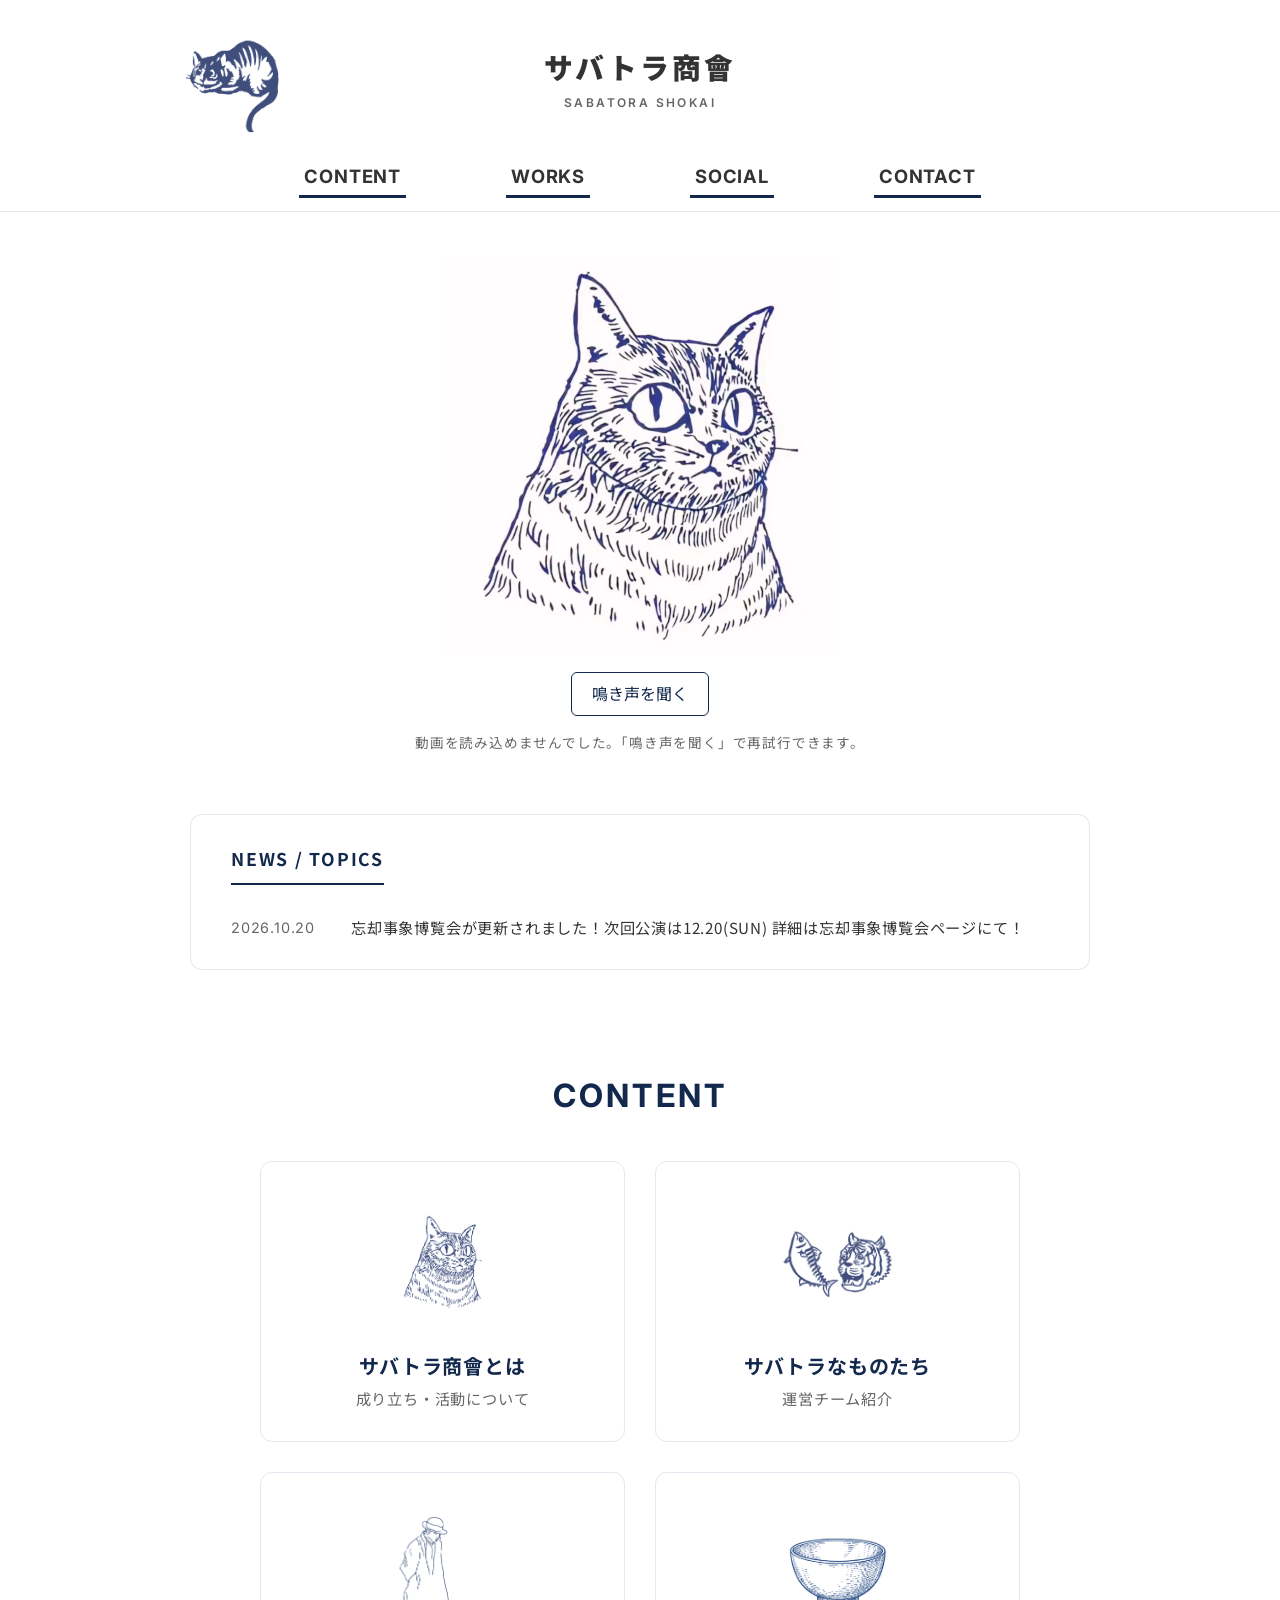
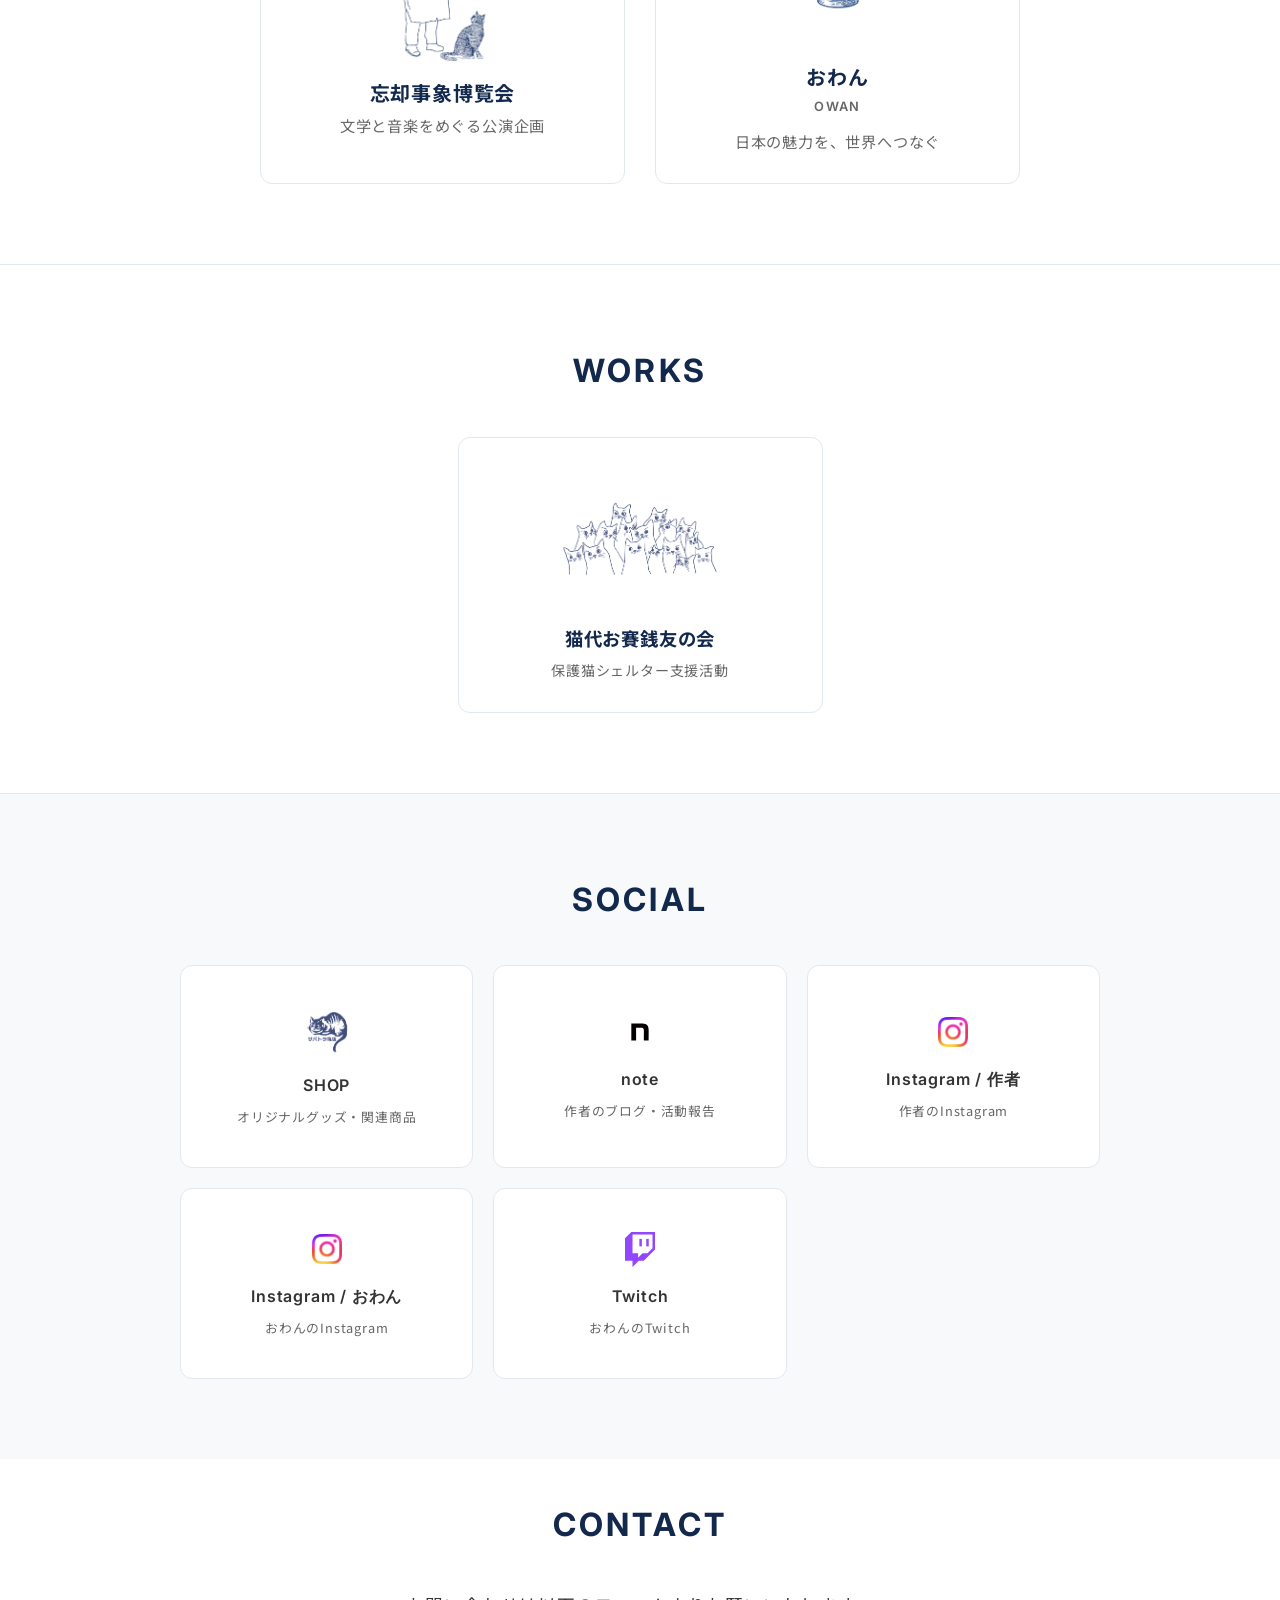
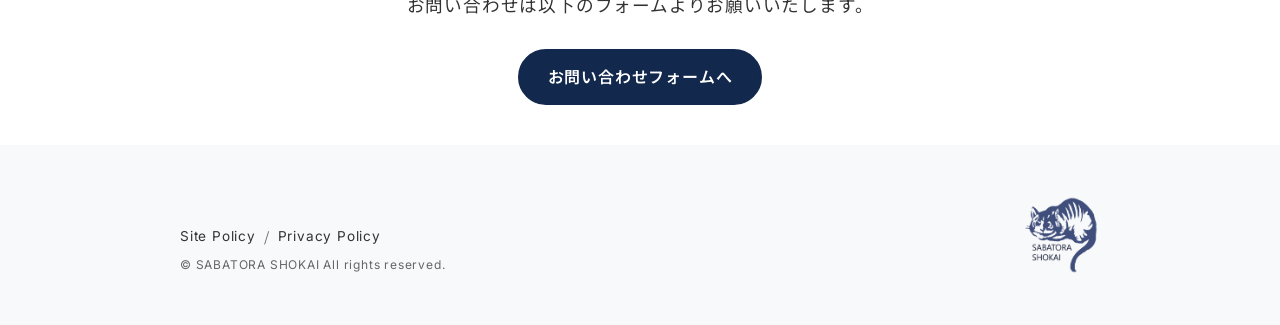
<file: index.html>
<!DOCTYPE html>
<html lang="ja">
<head>
<meta charset="UTF-8">
    <meta name="viewport" content="width=device-width, initial-scale=1.0">
    <title>サバトラ商會 | SABATORA SHOKAI</title>
    <meta name="description" content="サバトラ商會は、アート、コンテンツ、イベント、文学と音楽をめぐる企画など、日常の中で少しだけ楽しくて幸せなものを届ける小さな機関です。">
    <meta name="robots" content="noindex, nofollow">
    <!-- OGP -->
    <meta property="og:type" content="website">
    <meta property="og:title" content="サバトラ商會 | SABATORA SHOKAI">
    <meta property="og:description" content="サバトラ商會は、アート、コンテンツ、イベント、文学と音楽をめぐる企画など、日常の中で少しだけ楽しくて幸せなものを届ける小さな機関です。">
    <meta property="og:url" content="https://syo-dev-00.github.io/sabatora-shokai-preview-20261026/">
    <meta property="og:image" content="https://syo-dev-00.github.io/sabatora-shokai-preview-20261026/assets/img/ogp.jpg">
    <meta property="og:site_name" content="サバトラ商會">
    <!-- Twitter Card -->
    <meta name="twitter:card" content="summary_large_image">
    <meta name="twitter:title" content="サバトラ商會 | SABATORA SHOKAI">
    <meta name="twitter:description" content="サバトラ商會は、アート、コンテンツ、イベント、文学と音楽をめぐる企画など、日常の中で少しだけ楽しくて幸せなものを届ける小さな機関です。">
    <meta name="twitter:image" content="https://syo-dev-00.github.io/sabatora-shokai-preview-20261026/assets/img/ogp.jpg">
    <!-- Google Fonts -->
    <link rel="preconnect" href="https://fonts.googleapis.com">
    <link rel="preconnect" href="https://fonts.gstatic.com" crossorigin>
    <link href="https://fonts.googleapis.com/css2?family=Inter:wght@400;600;700&family=Noto+Sans+JP:wght@400;500;700;900&display=swap" rel="stylesheet">
    <!-- CSS -->
    <link rel="stylesheet" href="assets/css/style.css?v=20261027-1">
    <!-- Favicon -->
    <link rel="icon" type="image/png" href="assets/icons/favicon-96x96.png" sizes="96x96">
    <link rel="icon" type="image/svg+xml" href="assets/icons/favicon.svg">
    <link rel="shortcut icon" href="assets/icons/favicon.ico">
    <link rel="apple-touch-icon" sizes="180x180" href="assets/icons/apple-touch-icon.png">
    <link rel="manifest" href="assets/icons/site.webmanifest">
</head>
<body>
    <!-- ヘッダー (PPTXレイアウト準拠) -->
    <header class="header">
        <div class="header-inner">
            <!-- 左上ロゴ -->
            <div class="header-logo-container">
                <a href="index.html">
                    <img src="assets/img/common/logo_touka_01.png" alt="サバトラ商會 ロゴ" class="header-logo">
                </a>
            </div>
            
            <!-- 右上アイコンエリア（現在は非表示） -->
            <div class="header-icons-container">
                <!-- TODO: 将来的にコンテンツ量が増えた段階で検索機能の実装を検討
                <a href="#" class="icon-link search-icon disabled" onclick="return false;" aria-label="検索">
                    <svg width="24" height="24" viewBox="0 0 24 24" fill="none" stroke="currentColor" stroke-width="2" stroke-linecap="round" stroke-linejoin="round"><circle cx="11" cy="11" r="8"></circle><line x1="21" y1="21" x2="16.65" y2="16.65"></line></svg>
                </a>
                -->
            </div>

            <!-- スマホ用ハンバーガーメニュー -->
            <button class="hamburger" type="button" aria-label="メニューを開く" aria-expanded="false" aria-controls="global-nav">
                <span></span>
                <span></span>
                <span></span>
            </button>

            <!-- 中央タイトル（サイト名のみ） -->
            <div class="header-center">
                <div class="site-title">
                    <span class="ja">サバトラ商會</span>
                    <span class="en">SABATORA SHOKAI</span>
                </div>
            </div>

            <!-- ナビゲーション -->
            <nav class="header-nav" id="global-nav">
                <ul class="nav-list">
                    <li><a href="#content" class="nav-link">CONTENT</a></li>
                    <li><a href="#works" class="nav-link">WORKS</a></li>
                    <li><a href="#social" class="nav-link">SOCIAL</a></li>
                    <li><a href="#contact" class="nav-link">CONTACT</a></li>
                </ul>
            </nav>
        </div>
    </header>

    <main>
        <!-- ファーストビュー (Hero) トップ動画 -->
        <section class="hero hero--video" id="top">
            <h1 class="visually-hidden">サバトラ商會 | SABATORA SHOKAI</h1>
            <div class="hero-banner hero-banner--video">
                <!--
                    【更新箇所：トップ動画】
                    assets/img/common/index_top_sabatora.mp4 を使用します。
                    差し替える場合は同じファイル名・保存場所を使い、下のposterも
                    新しいMP4の実際のフレームから作り直してください。
                    無音ループ／鳴き声1回再生は assets/js/top-video.js で制御します。
                -->
                <video id="top-video" class="hero-video" width="800" height="800"
                    autoplay muted loop playsinline preload="auto"
                    poster="assets/img/common/index_top_sabatora_poster.png"
                    aria-label="サバトラ商會の猫の動画">
                    <source src="assets/img/common/index_top_sabatora.mp4" type="video/mp4">
                    お使いのブラウザーは動画再生に対応していません。
                </video>
                <div class="hero-video-controls" hidden>
                    <button type="button" id="video-sound" class="hero-video-button" aria-pressed="false">鳴き声を聞く</button>
                </div>
                <p id="video-status" class="hero-video-status" role="status" hidden></p>
            </div>
        </section>

        <!-- NEWS / TOPICS -->
        <section class="news-section" id="news">
            <div class="container">
                <div class="news-box">
                    <div class="news-header">
                        <h2 class="news-title">NEWS / TOPICS</h2>
                    </div>
                    <!--
                        【更新箇所：NEWS / TOPICS】
                        新しいお知らせは、日付と本文を含む <li class="news-item"> から
                        </li> までを一組として複製し、このul内の先頭へ追加してください。
                        複製した組の日付と本文だけを変更し、既存のお知らせは残します。
                        新しい日付が上になるように並べ、classやタグは変更しません。
                    -->
                    <ul class="news-list">
                        <li class="news-item">
                            <span class="news-date">2026.10.20</span>
                            <span class="news-text">忘却事象博覧会が更新されました！次回公演は12.20(SUN) 詳細は忘却事象博覧会ページにて！</span>
                        </li>
                    </ul>
                </div>
            </div>
        </section>

        <!-- CONTENT -->
        <section class="content-section section-pad" id="content">
            <div class="container">
                <div class="section-header">
                    <h2 class="section-title">CONTENT</h2>
                </div>
                <div class="content-grid">
                    <!-- サバトラ商會とは -->
                    <a href="about.html" class="content-item">
                        <div class="content-icon icon-sabatora"><img src="assets/img/common/logo_touka_03.png" alt="サバトラ商會とは"></div>
                        <h3 class="content-title">サバトラ商會とは</h3>
                        <p class="content-desc">成り立ち・活動について</p>
                    </a>

                    <!-- サバトラなものたち -->
                    <a href="people.html" class="content-item">
                        <div class="content-icon icon-people">
                            <img src="assets/img/people/people_sabatotora.png" alt="サバトラなものたち">
                        </div>
                        <h3 class="content-title">サバトラなものたち</h3>
                        <p class="content-desc">運営チーム紹介</p>
                    </a>
                    
                    <!-- 忘却事象博覧会 -->
                    <a href="boukyaku.html" class="content-item">
                        <div class="content-icon icon-bungou"><img src="assets/img/boukyaku/bungou_touka_01.png" alt="忘却事象博覧会"></div>
                        <h3 class="content-title">忘却事象博覧会</h3>
                        <p class="content-desc">文学と音楽をめぐる公演企画</p>
                    </a>

                    <!-- おわん -->
                    <a href="https://owan.sabatora-shokai.com/" class="content-item" target="_blank" rel="noopener noreferrer">
                        <div class="content-icon icon-owan"><img src="assets/img/owan/owan_touka.png" alt="おわん"></div>
                        <h3 class="content-title">おわん</h3>
                        <div class="content-subtitle">OWAN</div>
                        <p class="content-desc">日本の魅力を、世界へつなぐ</p>
                    </a>
                </div>
            </div>
        </section>

        <!-- WORKS -->
        <section class="works-section section-pad" id="works">
            <div class="container">
                <div class="section-header">
                    <h2 class="section-title">WORKS</h2>
                </div>
                <div class="works-body">
                    <div class="works-grid">
                        <!-- 猫代お賽銭友の会 -->
                        <a href="works-neko-osaisen.html" class="works-card">
                            <div class="works-card-img">
                                <img src="assets/img/works/neko-osaisen/works_logo.png" alt="猫代お賽銭友の会">
                            </div>
                            <div class="works-card-body">
                                <h3 class="works-card-title">猫代お賽銭友の会</h3>
                                <p class="works-card-desc">保護猫シェルター支援活動</p>
                            </div>
                        </a>
                    </div>
                </div>
            </div>
        </section>

        <!-- リンク (SOCIAL) 本文セクションとして配置 -->
        <section class="links section-pad" id="social">
            <div class="container">
                <div class="section-header">
                    <h2 class="section-title">SOCIAL</h2>
                </div>
                <div class="links-grid">
                    <!-- SHOP -->
                    <a href="https://sabatora.shopselect.net" class="link-item" target="_blank" rel="noopener noreferrer">
                        <div class="link-icon" style="height:52px;"><img src="assets/img/social/syouten.png" alt="SHOP" width="60" style="height:auto;"></div>
                        <h3 class="link-name">SHOP</h3>
                        <p class="link-desc">オリジナルグッズ・関連商品</p>
                    </a>
                    <!-- note -->
                    <a href="https://note.com/mao_takeuchi" class="link-item" target="_blank" rel="noopener noreferrer">
                        <div class="link-icon"><img src="assets/img/social/icon.svg" alt="note" width="40" height="40"></div>
                        <h3 class="link-name">note</h3>
                        <p class="link-desc">作者のブログ・活動報告</p>
                    </a>
                    <!-- 作者 Instagram -->
                    <a href="https://www.instagram.com/mao_takeuchi/" class="link-item" target="_blank" rel="noopener noreferrer">
                        <div class="link-icon"><img src="assets/img/social/Instagram_Glyph_Gradient.png" alt="Instagram" width="30" height="30"></div>
                        <h3 class="link-name">Instagram / 作者</h3>
                        <p class="link-desc">作者のInstagram</p>
                    </a>
                    <!-- おわん Instagram -->
                    <a href="https://www.instagram.com/owanthecat/" class="link-item" target="_blank" rel="noopener noreferrer">
                        <div class="link-icon"><img src="assets/img/social/Instagram_Glyph_Gradient.png" alt="Instagram" width="30" height="30"></div>
                        <h3 class="link-name">Instagram / おわん</h3>
                        <p class="link-desc">おわんのInstagram</p>
                    </a>
                    <!-- Twitch -->
                    <a href="https://www.twitch.tv/owanthecat" class="link-item" target="_blank" rel="noopener noreferrer">
                        <div class="link-icon"><img src="assets/img/social/glitch_flat_purple.svg" alt="Twitch" width="30" height="30"></div>
                        <h3 class="link-name">Twitch</h3>
                        <p class="link-desc">おわんのTwitch</p>
                    </a>
                </div>
            </div>
        </section>

        <!-- コンタクト (Contact) メール導線 -->
        <section class="contact section-pad" id="contact">
            <div class="container">
                <div class="section-header">
                    <h2 class="section-title">CONTACT</h2>
                </div>
                <div class="contact-inner">
                    <p class="contact-desc">
                        お問い合わせは以下のフォームよりお願いいたします。
                    </p>
                    <a href="https://forms.gle/N3kHqeqKoKmUGtqM6" target="_blank" rel="noopener noreferrer" class="btn btn-primary">お問い合わせフォームへ</a>
                </div>
            </div>
        </section>
    </main>

    <!-- 最小限のフッター -->
    <footer class="footer">
        <div class="container">
            <div class="footer-inner">
                <!-- 左側：ポリシー等 -->
                <div class="footer-left">
                    <div class="footer-policy">
                        <div class="policy-links">
                            <a href="sitepolicy.html" class="privacy-link">Site Policy</a>
                            <span class="policy-separator">/</span>
                            <a href="privacy.html" class="privacy-link">Privacy Policy</a>
                        </div>
                        <p class="copyright">&copy; SABATORA SHOKAI All rights reserved.</p>
                    </div>
                </div>
                <!-- 右側：ロゴ -->
                <div class="footer-right">
                    <img src="assets/img/common/logo_touka_02.png" alt="サバトラ商會 ロゴ" class="footer-logo">
                </div>
            </div>
        </div>
    </footer>

    <!-- JavaScript -->
    <script src="assets/js/main.js"></script>
    <script src="assets/js/top-video.js?v=20261027-1"></script>
</body>
</html>
</file>
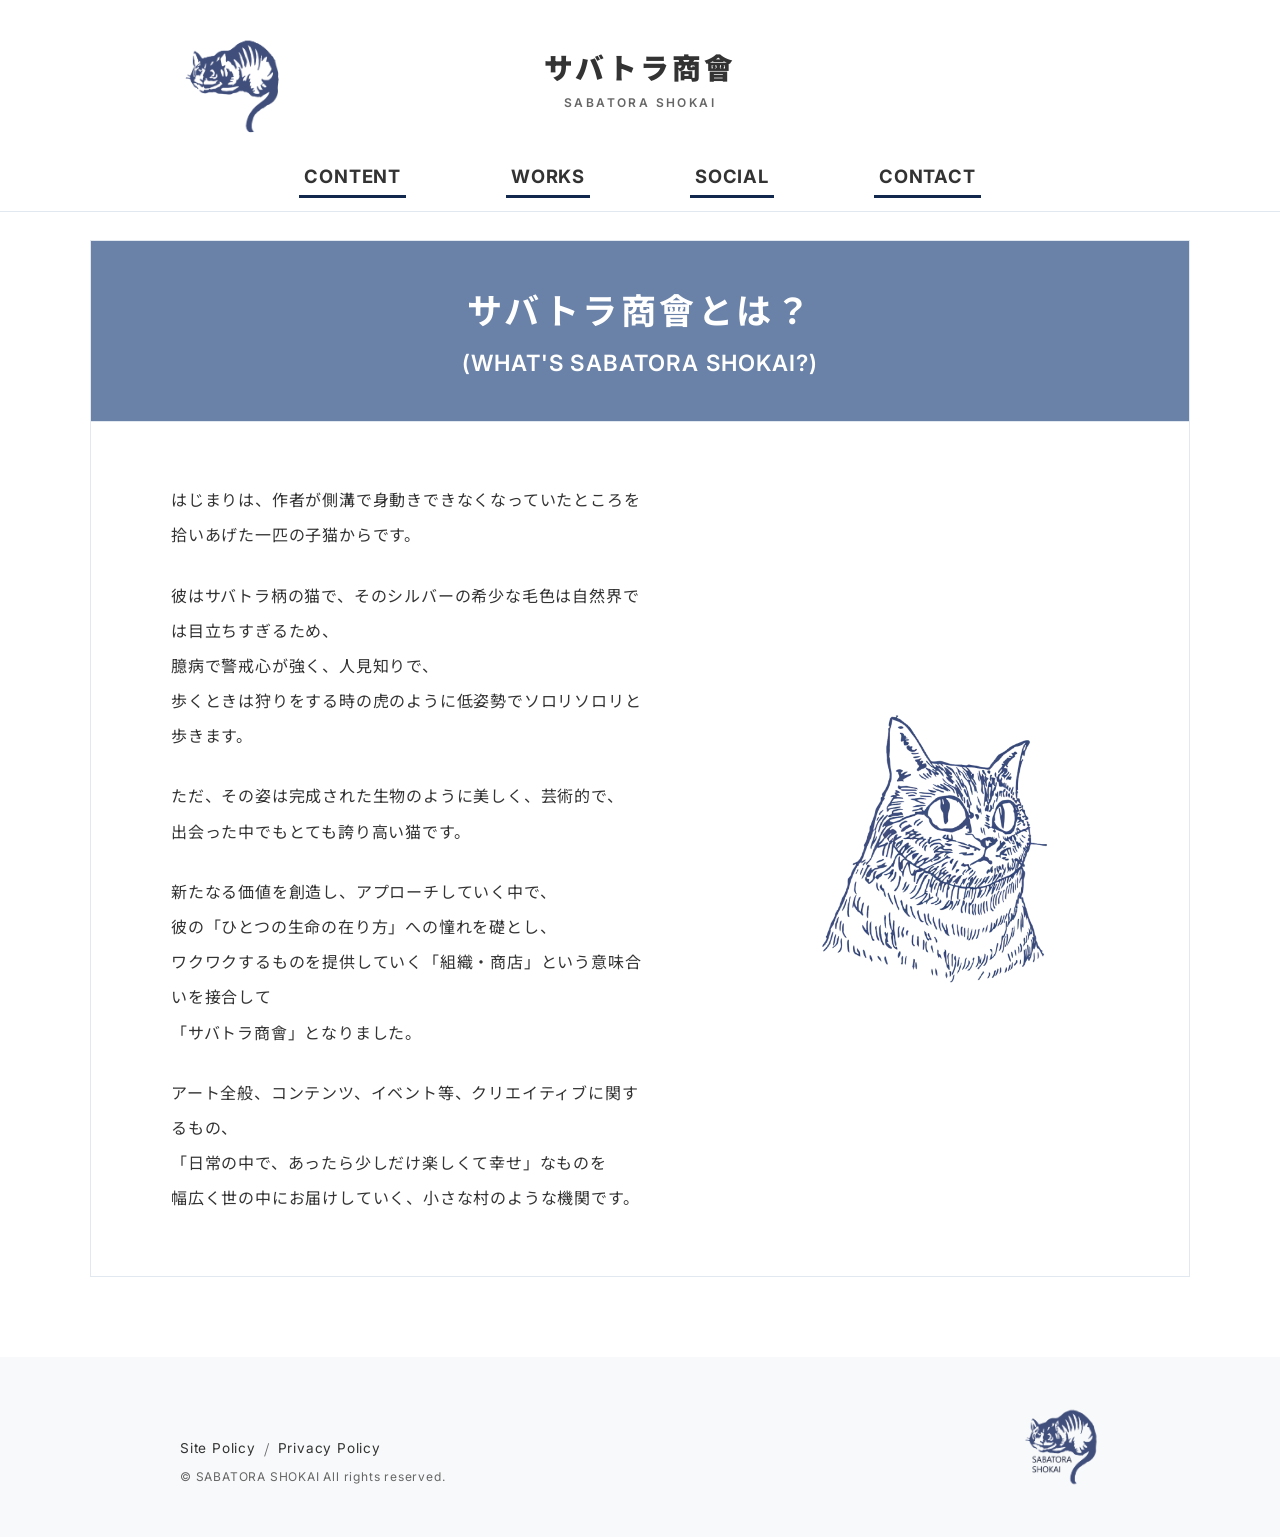
<file: about.html>
<!DOCTYPE html>
<html lang="ja">
<head>
<meta charset="UTF-8">
    <meta name="viewport" content="width=device-width, initial-scale=1.0">
    <title>サバトラ商會とは - サバトラ商會 | SABATORA SHOKAI</title>
    <meta name="description" content="サバトラ商會の成り立ちや活動についてのご案内です。">
    <!-- OGP -->
    <meta property="og:type" content="website">
    <meta property="og:title" content="サバトラ商會とは - サバトラ商會 | SABATORA SHOKAI">
    <meta property="og:description" content="サバトラ商會の成り立ちや活動についてのご案内です。">
    <meta property="og:url" content="https://syo-dev-00.github.io/sabatora-shokai-preview-20261026/about.html">
    <meta property="og:image" content="https://syo-dev-00.github.io/sabatora-shokai-preview-20261026/assets/img/ogp.jpg">
    <meta property="og:site_name" content="サバトラ商會">
    <!-- Twitter Card -->
    <meta name="twitter:card" content="summary_large_image">
    <meta name="twitter:title" content="サバトラ商會とは - サバトラ商會 | SABATORA SHOKAI">
    <meta name="twitter:description" content="サバトラ商會の成り立ちや活動についてのご案内です。">
    <meta name="twitter:image" content="https://syo-dev-00.github.io/sabatora-shokai-preview-20261026/assets/img/ogp.jpg">
    <!-- Google Fonts -->
    <link rel="preconnect" href="https://fonts.googleapis.com">
    <link rel="preconnect" href="https://fonts.gstatic.com" crossorigin>
    <link href="https://fonts.googleapis.com/css2?family=Inter:wght@400;600;700&family=Noto+Sans+JP:wght@400;500;700;900&display=swap" rel="stylesheet">
    
    <!-- CSS -->
    <link rel="stylesheet" href="assets/css/style.css?v=20261027-1">
    <!-- Favicon -->
    <link rel="icon" type="image/png" href="assets/icons/favicon-96x96.png" sizes="96x96">
    <link rel="icon" type="image/svg+xml" href="assets/icons/favicon.svg">
    <link rel="shortcut icon" href="assets/icons/favicon.ico">
    <link rel="apple-touch-icon" sizes="180x180" href="assets/icons/apple-touch-icon.png">
    <link rel="manifest" href="assets/icons/site.webmanifest">
    <meta name="robots" content="noindex, nofollow">
</head>
<body>
    <!-- ヘッダー (PPTXレイアウト準拠) -->
    <header class="header">
        <div class="header-inner">
            <!-- 左上ロゴ -->
            <div class="header-logo-container">
                <a href="index.html">
                    <img src="assets/img/common/logo_touka_01.png" alt="サバトラ商會 ロゴ" class="header-logo">
                </a>
            </div>
            
            <!-- 右上アイコンエリア（現在は非表示） -->
            <div class="header-icons-container">
                <!-- TODO: 将来的にコンテンツ量が増えた段階で検索機能の実装を検討
                <a href="#" class="icon-link search-icon disabled" onclick="return false;" aria-label="検索">
                    <svg width="24" height="24" viewBox="0 0 24 24" fill="none" stroke="currentColor" stroke-width="2" stroke-linecap="round" stroke-linejoin="round"><circle cx="11" cy="11" r="8"></circle><line x1="21" y1="21" x2="16.65" y2="16.65"></line></svg>
                </a>
                -->
            </div>

            <!-- スマホ用ハンバーガーメニュー -->
            <button class="hamburger" type="button" aria-label="メニューを開く" aria-expanded="false" aria-controls="global-nav">
                <span></span>
                <span></span>
                <span></span>
            </button>

            <!-- 中央タイトル（サイト名のみ） -->
            <div class="header-center">
                <div class="site-title">
                    <span class="ja">サバトラ商會</span>
                    <span class="en">SABATORA SHOKAI</span>
                </div>
            </div>

            <!-- ナビゲーション -->
            <nav class="header-nav" id="global-nav">
                <ul class="nav-list">
                    <li><a href="index.html#content" class="nav-link">CONTENT</a></li>
                    <li><a href="index.html#works" class="nav-link">WORKS</a></li>
                    <li><a href="index.html#social" class="nav-link">SOCIAL</a></li>
                    <li><a href="index.html#contact" class="nav-link">CONTACT</a></li>
                </ul>
            </nav>
        </div>
    </header>

    <main>
        <section class="about-page-wrapper">
            <div class="about-main-container">
                <div class="about-hero">
                    <h1 class="about-page-title">サバトラ商會とは？</h1>
                    <div class="about-page-subtitle">(WHAT'S SABATORA SHOKAI?)</div>
                </div>
                
                <div class="about-grid">
                    <div class="about-text-area">
                        <div class="about-body">
                            <p>はじまりは、作者が側溝で身動きできなくなっていたところを拾いあげた一匹の子猫からです。</p>
                            
                            <p>彼はサバトラ柄の猫で、そのシルバーの希少な毛色は自然界では目立ちすぎるため、<br>
                            臆病で警戒心が強く、人見知りで、<br>
                            歩くときは狩りをする時の虎のように低姿勢でソロリソロリと歩きます。</p>
                            
                            <p>ただ、その姿は完成された生物のように美しく、芸術的で、<br>
                            出会った中でもとても誇り高い猫です。</p>
                            
                            <p>新たなる価値を創造し、アプローチしていく中で、<br>
                            彼の「ひとつの生命の在り方」への憧れを礎とし、<br>
                            ワクワクするものを提供していく「組織・商店」という意味合いを接合して<br>
                            「サバトラ商會」となりました。</p>
                            
                            <p>アート全般、コンテンツ、イベント等、クリエイティブに関するもの、<br>
                            「日常の中で、あったら少しだけ楽しくて幸せ」なものを<br>
                            幅広く世の中にお届けしていく、小さな村のような機関です。</p>
                        </div>
                    </div>
                    <div class="about-img-area">
                        <img src="assets/img/common/logo_touka_03.png" alt="サバトラ商會">
                    </div>
                </div>
            </div>
        </section>
    </main>

    <!-- 最小限のフッター -->
    <footer class="footer">
        <div class="container">
            <div class="footer-inner">
                <!-- 左側：ポリシー等 -->
                <div class="footer-left">
                    <div class="footer-policy">
                        <div class="policy-links">
                            <a href="sitepolicy.html" class="privacy-link">Site Policy</a>
                            <span class="policy-separator">/</span>
                            <a href="privacy.html" class="privacy-link">Privacy Policy</a>
                        </div>
                        <p class="copyright">&copy; SABATORA SHOKAI All rights reserved.</p>
                    </div>
                </div>
                <!-- 右側：ロゴ -->
                <div class="footer-right">
                    <img src="assets/img/common/logo_touka_02.png" alt="サバトラ商會 ロゴ" class="footer-logo">
                </div>
            </div>
        </div>
    </footer>

    <script src="assets/js/main.js"></script>
</body>
</html>
</file>
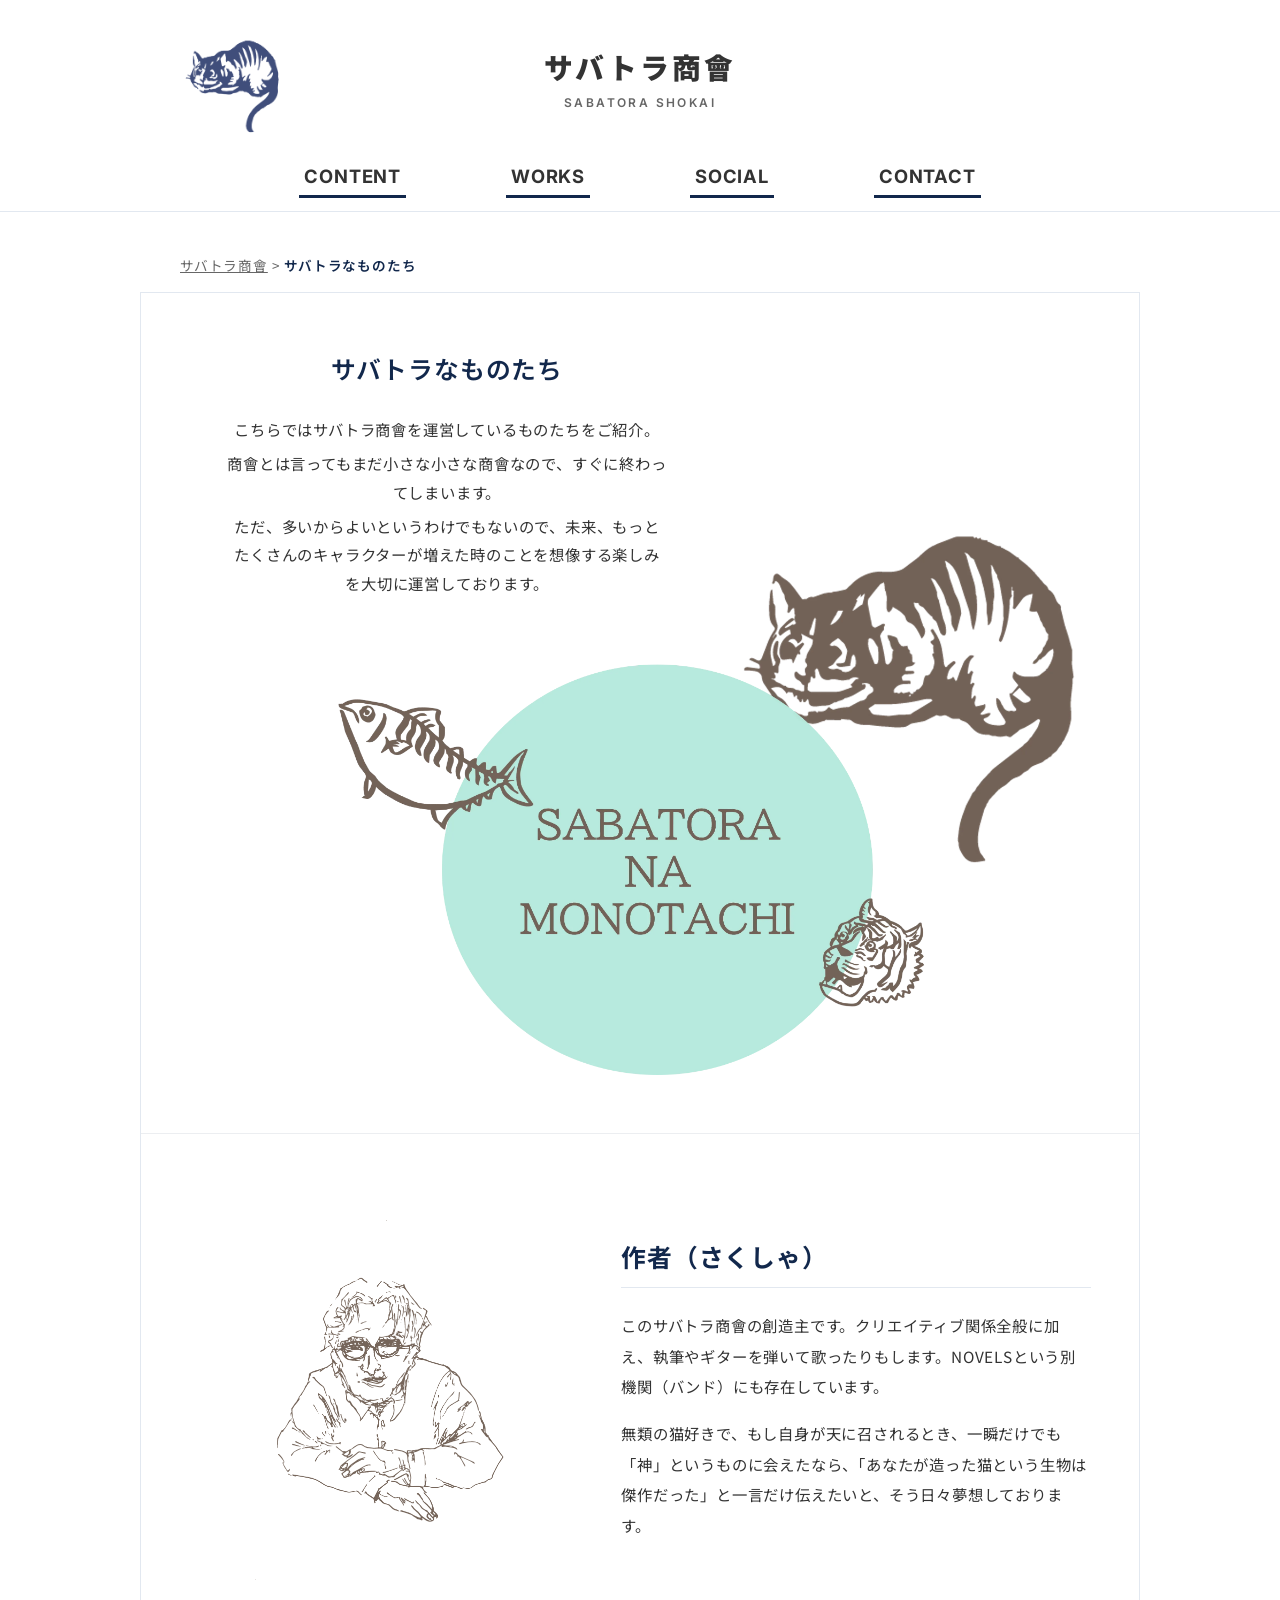
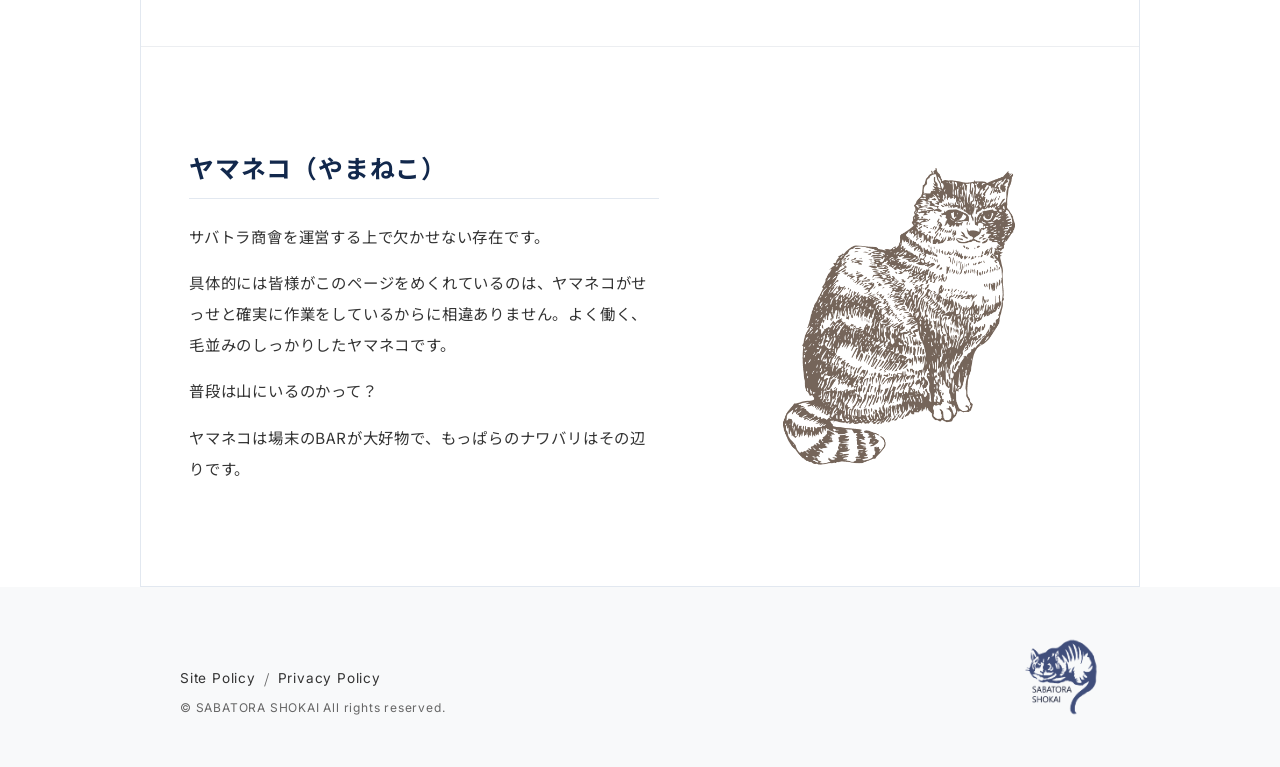
<file: people.html>
<!DOCTYPE html>
<html lang="ja">
<head>
<meta charset="UTF-8">
    <meta name="viewport" content="width=device-width, initial-scale=1.0">
    <title>サバトラなものたち - サバトラ商會 | SABATORA SHOKAI</title>
    <meta name="description" content="サバトラ商會を運営するものたちを紹介するページです。">
    <meta name="robots" content="noindex, nofollow">
    <!-- OGP -->
    <meta property="og:type" content="website">
    <meta property="og:title" content="サバトラなものたち - サバトラ商會 | SABATORA SHOKAI">
    <meta property="og:description" content="サバトラ商會を運営するものたちを紹介するページです。">
    <meta property="og:url" content="https://syo-dev-00.github.io/sabatora-shokai-preview-20261026/people.html">
    <meta property="og:image" content="https://syo-dev-00.github.io/sabatora-shokai-preview-20261026/assets/img/ogp.jpg">
    <meta property="og:site_name" content="サバトラ商會">
    <!-- Twitter Card -->
    <meta name="twitter:card" content="summary_large_image">
    <meta name="twitter:title" content="サバトラなものたち - サバトラ商會 | SABATORA SHOKAI">
    <meta name="twitter:description" content="サバトラ商會を運営するものたちを紹介するページです。">
    <meta name="twitter:image" content="https://syo-dev-00.github.io/sabatora-shokai-preview-20261026/assets/img/ogp.jpg">
    <!-- Google Fonts -->
    <link rel="preconnect" href="https://fonts.googleapis.com">
    <link rel="preconnect" href="https://fonts.gstatic.com" crossorigin>
    <link href="https://fonts.googleapis.com/css2?family=Inter:wght@400;600;700&family=Noto+Sans+JP:wght@400;500;700;900&display=swap" rel="stylesheet">
    <!-- CSS -->
    <link rel="stylesheet" href="assets/css/style.css?v=20261027-1">
    <!-- Favicon -->
    <link rel="icon" type="image/png" href="assets/icons/favicon-96x96.png" sizes="96x96">
    <link rel="icon" type="image/svg+xml" href="assets/icons/favicon.svg">
    <link rel="shortcut icon" href="assets/icons/favicon.ico">
    <link rel="apple-touch-icon" sizes="180x180" href="assets/icons/apple-touch-icon.png">
    <link rel="manifest" href="assets/icons/site.webmanifest">
</head>
<body>
    <!-- ヘッダー -->
    <header class="header">
        <div class="header-inner">
            <div class="header-logo-container">
                <a href="index.html">
                    <img src="assets/img/common/logo_touka_01.png" alt="サバトラ商會 ロゴ" class="header-logo">
                </a>
            </div>

            <div class="header-icons-container"></div>

            <button class="hamburger" type="button" aria-label="メニューを開く" aria-expanded="false" aria-controls="global-nav">
                <span></span>
                <span></span>
                <span></span>
            </button>

            <div class="header-center">
                <div class="site-title">
                    <span class="ja">サバトラ商會</span>
                    <span class="en">SABATORA SHOKAI</span>
                </div>
            </div>

            <nav class="header-nav" id="global-nav">
                <ul class="nav-list">
                    <li><a href="index.html#content" class="nav-link">CONTENT</a></li>
                    <li><a href="index.html#works" class="nav-link">WORKS</a></li>
                    <li><a href="index.html#social" class="nav-link">SOCIAL</a></li>
                    <li><a href="index.html#contact" class="nav-link">CONTACT</a></li>
                </ul>
            </nav>
        </div>
    </header>

    <main>
        <section class="people-page-wrapper">
            <!-- パンくず -->
            <div class="breadcrumb">
                <div class="container">
                    <a href="index.html">サバトラ商會</a> &gt; <span>サバトラなものたち</span>
                </div>
            </div>

            <div class="people-main-container">
                <!-- 冒頭ビジュアル -->
                <section class="people-hero">
                    <div class="people-hero-inner">
                        <div class="people-hero-visual">
                            <img src="assets/img/people/people_top.webp" alt="サバトラなものたち メインビジュアル">
                        </div>
                        <div class="people-hero-text">
                            <h1 class="people-page-title">サバトラなものたち</h1>
                            <div class="people-lead">
                                <p>こちらではサバトラ商會を運営しているものたちをご紹介。</p>
                                <p>商會とは言ってもまだ小さな小さな商會なので、すぐに終わってしまいます。</p>
                                <p>ただ、多いからよいというわけでもないので、未来、もっとたくさんのキャラクターが増えた時のことを想像する楽しみを大切に運営しております。</p>
                            </div>
                        </div>
                    </div>
                </section>

                <!-- 作者（さくしゃ） -->
                <section class="people-profile-section">
                    <div class="people-profile">
                        <div class="people-profile-visual">
                            <img src="assets/img/people/people_sakusya.png" alt="作者（さくしゃ）">
                        </div>
                        <div class="people-profile-text">
                            <h2 class="people-profile-title">作者（さくしゃ）</h2>
                            <p>このサバトラ商會の創造主です。クリエイティブ関係全般に加え、執筆やギターを弾いて歌ったりもします。NOVELSという別機関（バンド）にも存在しています。</p>
                            <p>無類の猫好きで、もし自身が天に召されるとき、一瞬だけでも「神」というものに会えたなら、「あなたが造った猫という生物は傑作だった」と一言だけ伝えたいと、そう日々夢想しております。</p>
                        </div>
                    </div>
                </section>

                <!-- ヤマネコ（やまねこ） -->
                <section class="people-profile-section">
                    <div class="people-profile people-profile--reverse">
                        <div class="people-profile-text">
                            <h2 class="people-profile-title">ヤマネコ（やまねこ）</h2>
                            <p>サバトラ商會を運営する上で欠かせない存在です。</p>
                            <p>具体的には皆様がこのページをめくれているのは、ヤマネコがせっせと確実に作業をしているからに相違ありません。よく働く、毛並みのしっかりしたヤマネコです。</p>
                            <p>普段は山にいるのかって？</p>
                            <p>ヤマネコは場末のBARが大好物で、もっぱらのナワバリはその辺りです。</p>
                        </div>
                        <div class="people-profile-visual">
                            <img src="assets/img/people/people_yamaneko.png" alt="ヤマネコ（やまねこ）">
                        </div>
                    </div>
                </section>
            </div>
        </section>
    </main>

    <!-- フッター -->
    <footer class="footer">
        <div class="container">
            <div class="footer-inner">
                <div class="footer-left">
                    <div class="footer-policy">
                        <div class="policy-links">
                            <a href="sitepolicy.html" class="privacy-link">Site Policy</a>
                            <span class="policy-separator">/</span>
                            <a href="privacy.html" class="privacy-link">Privacy Policy</a>
                        </div>
                        <p class="copyright">&copy; SABATORA SHOKAI All rights reserved.</p>
                    </div>
                </div>
                <div class="footer-right">
                    <img src="assets/img/common/logo_touka_02.png" alt="サバトラ商會 ロゴ" class="footer-logo">
                </div>
            </div>
        </div>
    </footer>

    <script src="assets/js/main.js"></script>
</body>
</html>
</file>
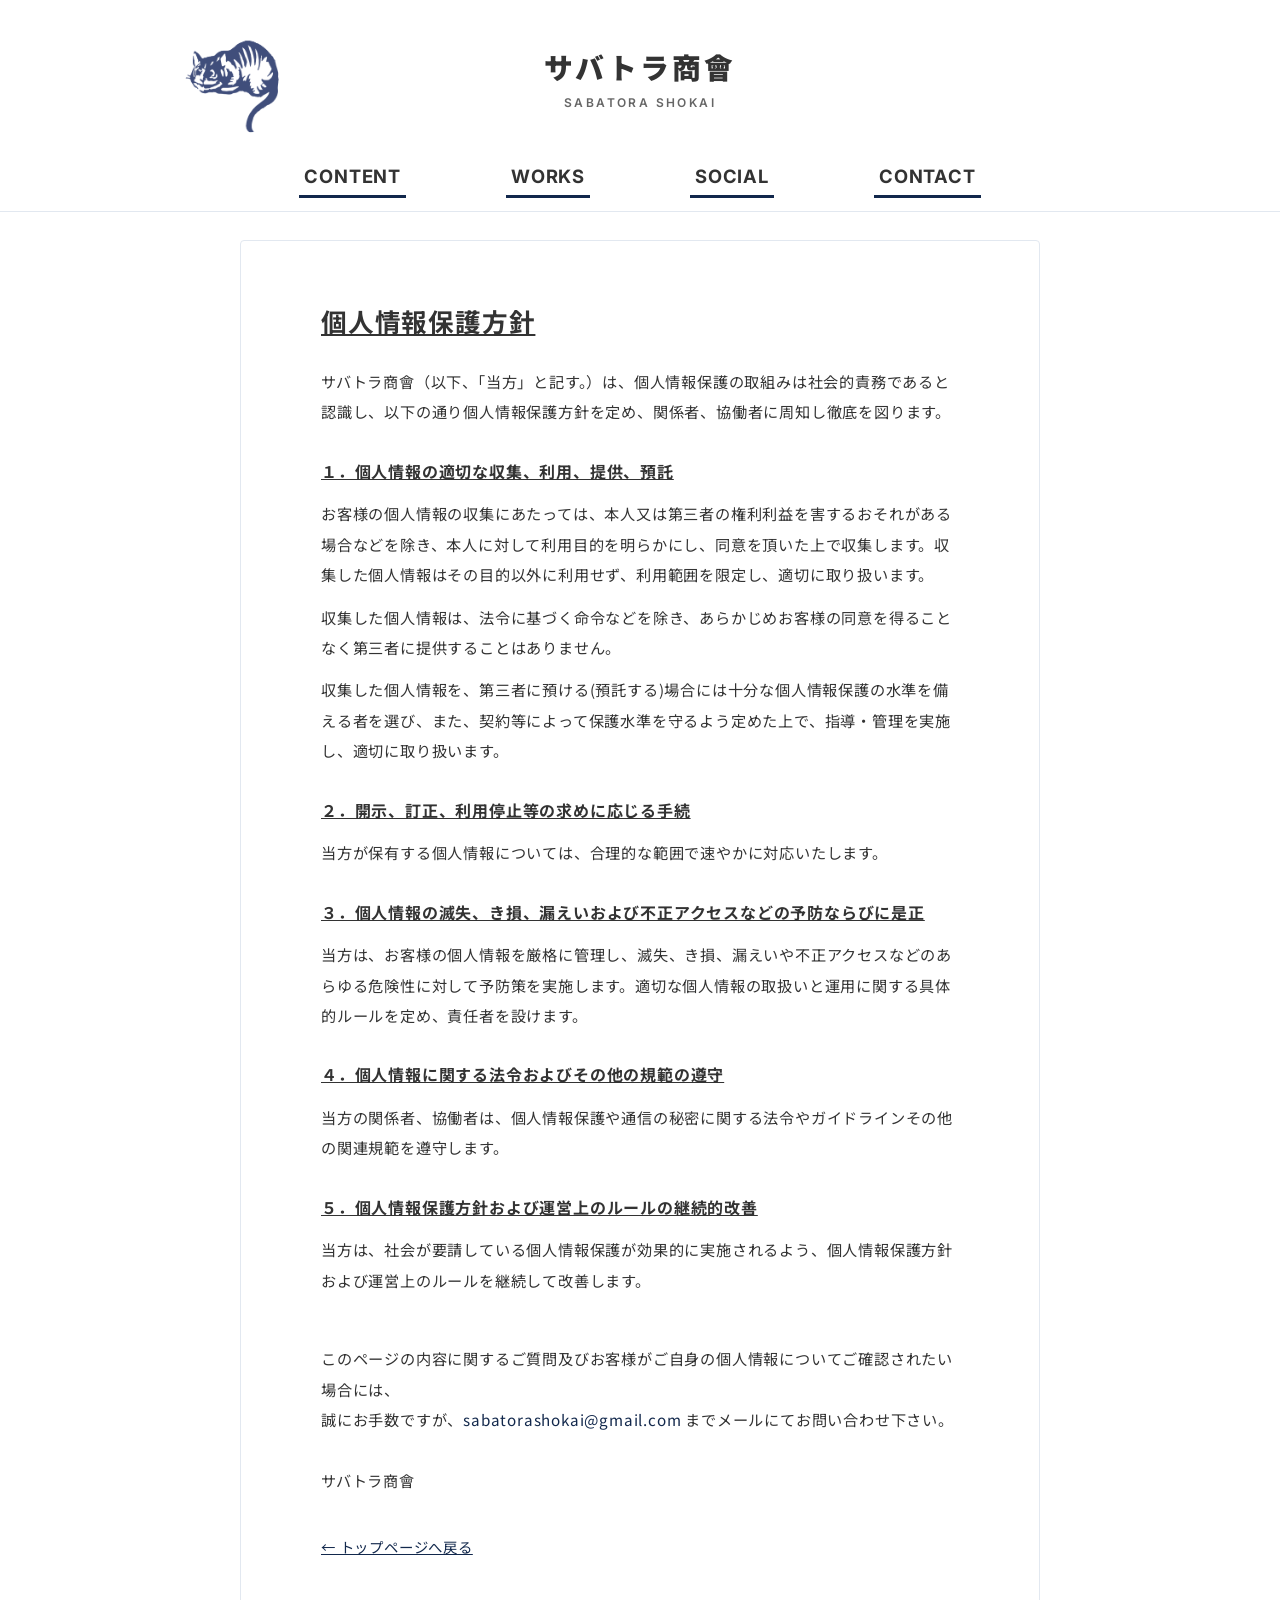
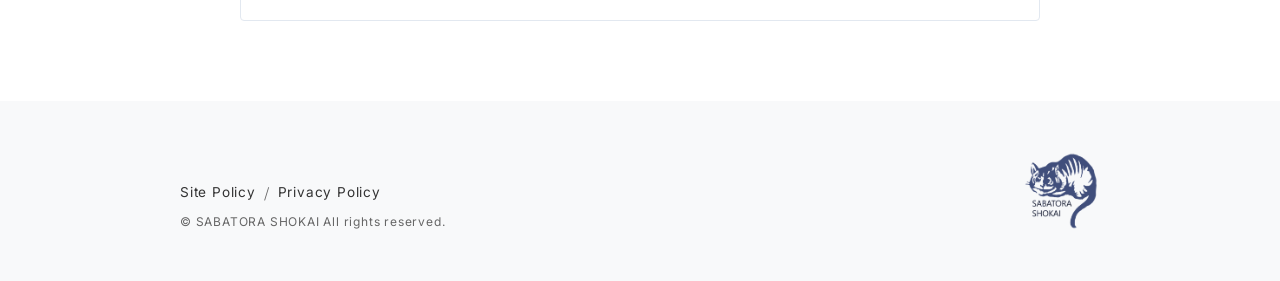
<file: privacy.html>
<!DOCTYPE html>
<html lang="ja">
<head>
<meta charset="UTF-8">
    <meta name="viewport" content="width=device-width, initial-scale=1.0">
    <title>プライバシーポリシー - サバトラ商會 | SABATORA SHOKAI</title>
    <meta name="description" content="サバトラ商會のプライバシーポリシーです。">
    <!-- OGP -->
    <meta property="og:type" content="website">
    <meta property="og:title" content="プライバシーポリシー - サバトラ商會 | SABATORA SHOKAI">
    <meta property="og:description" content="サバトラ商會のプライバシーポリシーです。">
    <meta property="og:url" content="https://syo-dev-00.github.io/sabatora-shokai-preview-20261026/privacy.html">
    <meta property="og:image" content="https://syo-dev-00.github.io/sabatora-shokai-preview-20261026/assets/img/ogp.jpg">
    <meta property="og:site_name" content="サバトラ商會">
    <!-- Twitter Card -->
    <meta name="twitter:card" content="summary_large_image">
    <meta name="twitter:title" content="プライバシーポリシー - サバトラ商會 | SABATORA SHOKAI">
    <meta name="twitter:description" content="サバトラ商會のプライバシーポリシーです。">
    <meta name="twitter:image" content="https://syo-dev-00.github.io/sabatora-shokai-preview-20261026/assets/img/ogp.jpg">
    <!-- Google Fonts -->
    <link rel="preconnect" href="https://fonts.googleapis.com">
    <link rel="preconnect" href="https://fonts.gstatic.com" crossorigin>
    <link href="https://fonts.googleapis.com/css2?family=Inter:wght@400;600;700&family=Noto+Sans+JP:wght@400;500;700;900&display=swap" rel="stylesheet">
    <!-- CSS -->
    <link rel="stylesheet" href="assets/css/style.css?v=20261027-1">
    <!-- Favicon -->
    <link rel="icon" type="image/png" href="assets/icons/favicon-96x96.png" sizes="96x96">
    <link rel="icon" type="image/svg+xml" href="assets/icons/favicon.svg">
    <link rel="shortcut icon" href="assets/icons/favicon.ico">
    <link rel="apple-touch-icon" sizes="180x180" href="assets/icons/apple-touch-icon.png">
    <link rel="manifest" href="assets/icons/site.webmanifest">
    <style>
        .policy-page-wrapper {
            padding-top: 240px;
            padding-bottom: 80px;
            background-color: var(--color-bg);
        }
        @media (max-width: 991px) {
            .policy-page-wrapper {
                padding-top: 105px;
                padding-bottom: 40px;
            }
        }
        .policy-main-container {
            max-width: 800px;
            margin: 0 auto;
            background-color: #fff;
            border: 1px solid var(--color-border);
            border-radius: 4px;
            padding: 60px 80px;
        }
        @media (max-width: 768px) {
            .policy-main-container {
                padding: 32px 20px;
            }
        }
        .policy-page-title {
            font-size: 1.6rem;
            font-weight: 700;
            color: var(--color-text);
            margin-bottom: 24px;
            text-decoration: underline;
        }
        .policy-lead {
            font-size: 0.95rem;
            line-height: 2;
            color: var(--color-text);
            margin-bottom: 32px;
        }
        .policy-section {
            margin-bottom: 32px;
        }
        .policy-section-title {
            font-size: 1rem;
            font-weight: 700;
            color: var(--color-text);
            margin-bottom: 14px;
            text-decoration: underline;
        }
        .policy-section p {
            font-size: 0.95rem;
            line-height: 2;
            color: var(--color-text);
            margin-bottom: 12px;
        }
        .policy-signature {
            margin-top: 48px;
            font-size: 0.95rem;
            color: var(--color-text);
            line-height: 2;
        }
        .policy-back-link {
            display: inline-block;
            margin-top: 40px;
            font-size: 0.9rem;
            color: var(--color-primary);
            text-decoration: underline;
        }
        .policy-back-link:hover {
            opacity: 0.7;
        }
        a.policy-mail {
            color: var(--color-primary);
        }
    </style>
    <meta name="robots" content="noindex, nofollow">
</head>
<body>
    <!-- ヘッダー -->
    <header class="header">
        <div class="header-inner">
            <div class="header-logo-container">
                <a href="index.html">
                    <img src="assets/img/common/logo_touka_01.png" alt="サバトラ商會 ロゴ" class="header-logo">
                </a>
            </div>
            <div class="header-icons-container"></div>
            <button class="hamburger" type="button" aria-label="メニューを開く" aria-expanded="false" aria-controls="global-nav">
                <span></span>
                <span></span>
                <span></span>
            </button>
            <div class="header-center">
                <div class="site-title">
                    <span class="ja">サバトラ商會</span>
                    <span class="en">SABATORA SHOKAI</span>
                </div>
            </div>
            <nav class="header-nav" id="global-nav">
                <ul class="nav-list">
                    <li><a href="index.html#content" class="nav-link">CONTENT</a></li>
                    <li><a href="index.html#works" class="nav-link">WORKS</a></li>
                    <li><a href="index.html#social" class="nav-link">SOCIAL</a></li>
                    <li><a href="index.html#contact" class="nav-link">CONTACT</a></li>
                </ul>
            </nav>
        </div>
    </header>

    <main>
        <section class="policy-page-wrapper">
            <div class="container">
                <div class="policy-main-container">
                    <h1 class="policy-page-title">個人情報保護方針</h1>

                    <p class="policy-lead">サバトラ商會（以下、「当方」と記す。）は、個人情報保護の取組みは社会的責務であると認識し、以下の通り個人情報保護方針を定め、関係者、協働者に周知し徹底を図ります。</p>

                    <div class="policy-section">
                        <h2 class="policy-section-title">１．個人情報の適切な収集、利用、提供、預託</h2>
                        <p>お客様の個人情報の収集にあたっては、本人又は第三者の権利利益を害するおそれがある場合などを除き、本人に対して利用目的を明らかにし、同意を頂いた上で収集します。収集した個人情報はその目的以外に利用せず、利用範囲を限定し、適切に取り扱います。</p>
                        <p>収集した個人情報は、法令に基づく命令などを除き、あらかじめお客様の同意を得ることなく第三者に提供することはありません。</p>
                        <p>収集した個人情報を、第三者に預ける(預託する)場合には十分な個人情報保護の水準を備える者を選び、また、契約等によって保護水準を守るよう定めた上で、指導・管理を実施し、適切に取り扱います。</p>
                    </div>

                    <div class="policy-section">
                        <h2 class="policy-section-title">２．開示、訂正、利用停止等の求めに応じる手続</h2>
                        <p>当方が保有する個人情報については、合理的な範囲で速やかに対応いたします。</p>
                    </div>

                    <div class="policy-section">
                        <h2 class="policy-section-title">３．個人情報の滅失、き損、漏えいおよび不正アクセスなどの予防ならびに是正</h2>
                        <p>当方は、お客様の個人情報を厳格に管理し、滅失、き損、漏えいや不正アクセスなどのあらゆる危険性に対して予防策を実施します。適切な個人情報の取扱いと運用に関する具体的ルールを定め、責任者を設けます。</p>
                    </div>

                    <div class="policy-section">
                        <h2 class="policy-section-title">４．個人情報に関する法令およびその他の規範の遵守</h2>
                        <p>当方の関係者、協働者は、個人情報保護や通信の秘密に関する法令やガイドラインその他の関連規範を遵守します。</p>
                    </div>

                    <div class="policy-section">
                        <h2 class="policy-section-title">５．個人情報保護方針および運営上のルールの継続的改善</h2>
                        <p>当方は、社会が要請している個人情報保護が効果的に実施されるよう、個人情報保護方針および運営上のルールを継続して改善します。</p>
                    </div>

                    <div class="policy-signature">
                        <p>このページの内容に関するご質問及びお客様がご自身の個人情報についてご確認されたい場合には、</p>
                        <p>誠にお手数ですが、<a href="mailto:sabatorashokai@gmail.com" class="policy-mail">sabatorashokai@gmail.com</a> までメールにてお問い合わせ下さい。</p>
                        <br>
                        <p>サバトラ商會</p>
                    </div>

                    <a href="index.html" class="policy-back-link">← トップページへ戻る</a>
                </div>
            </div>
        </section>
    </main>

    <!-- フッター -->
    <footer class="footer">
        <div class="container">
            <div class="footer-inner">
                <div class="footer-left">
                    <div class="footer-policy">
                        <div class="policy-links">
                            <a href="sitepolicy.html" class="privacy-link">Site Policy</a>
                            <span class="policy-separator">/</span>
                            <a href="privacy.html" class="privacy-link">Privacy Policy</a>
                        </div>
                        <p class="copyright">&copy; SABATORA SHOKAI All rights reserved.</p>
                    </div>
                </div>
                <div class="footer-right">
                    <img src="assets/img/common/logo_touka_02.png" alt="サバトラ商會 ロゴ" class="footer-logo">
                </div>
            </div>
        </div>
    </footer>

    <script src="assets/js/main.js"></script>
</body>
</html>
</file>
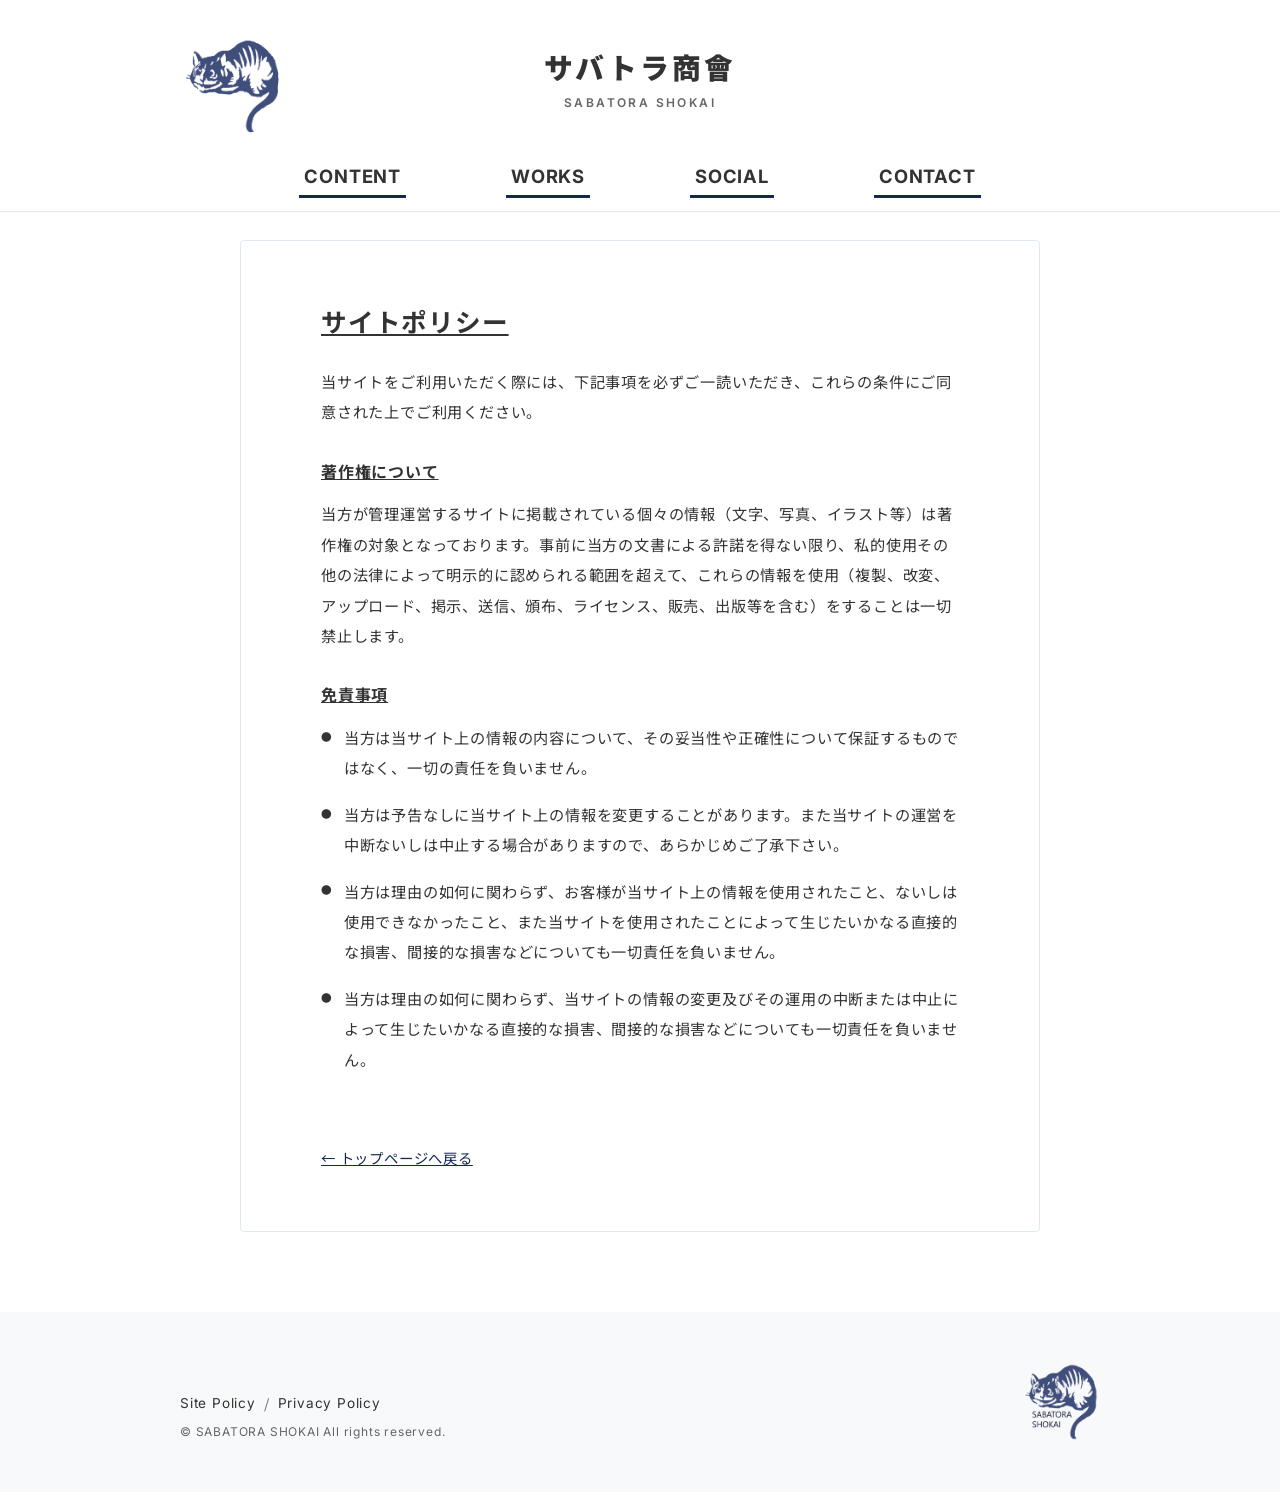
<file: sitepolicy.html>
<!DOCTYPE html>
<html lang="ja">
<head>
<meta charset="UTF-8">
    <meta name="viewport" content="width=device-width, initial-scale=1.0">
    <title>サイトポリシー - サバトラ商會 | SABATORA SHOKAI</title>
    <meta name="description" content="サバトラ商會のサイトポリシーです。">
    <!-- OGP -->
    <meta property="og:type" content="website">
    <meta property="og:title" content="サイトポリシー - サバトラ商會 | SABATORA SHOKAI">
    <meta property="og:description" content="サバトラ商會のサイトポリシーです。">
    <meta property="og:url" content="https://syo-dev-00.github.io/sabatora-shokai-preview-20261026/sitepolicy.html">
    <meta property="og:image" content="https://syo-dev-00.github.io/sabatora-shokai-preview-20261026/assets/img/ogp.jpg">
    <meta property="og:site_name" content="サバトラ商會">
    <!-- Twitter Card -->
    <meta name="twitter:card" content="summary_large_image">
    <meta name="twitter:title" content="サイトポリシー - サバトラ商會 | SABATORA SHOKAI">
    <meta name="twitter:description" content="サバトラ商會のサイトポリシーです。">
    <meta name="twitter:image" content="https://syo-dev-00.github.io/sabatora-shokai-preview-20261026/assets/img/ogp.jpg">
    <!-- Google Fonts -->
    <link rel="preconnect" href="https://fonts.googleapis.com">
    <link rel="preconnect" href="https://fonts.gstatic.com" crossorigin>
    <link href="https://fonts.googleapis.com/css2?family=Inter:wght@400;600;700&family=Noto+Sans+JP:wght@400;500;700;900&display=swap" rel="stylesheet">
    <!-- CSS -->
    <link rel="stylesheet" href="assets/css/style.css?v=20261027-1">
    <!-- Favicon -->
    <link rel="icon" type="image/png" href="assets/icons/favicon-96x96.png" sizes="96x96">
    <link rel="icon" type="image/svg+xml" href="assets/icons/favicon.svg">
    <link rel="shortcut icon" href="assets/icons/favicon.ico">
    <link rel="apple-touch-icon" sizes="180x180" href="assets/icons/apple-touch-icon.png">
    <link rel="manifest" href="assets/icons/site.webmanifest">
    <style>
        .policy-page-wrapper {
            padding-top: 240px;
            padding-bottom: 80px;
            background-color: var(--color-bg);
        }
        @media (max-width: 991px) {
            .policy-page-wrapper {
                padding-top: 105px;
                padding-bottom: 40px;
            }
        }
        .policy-main-container {
            max-width: 800px;
            margin: 0 auto;
            background-color: #fff;
            border: 1px solid var(--color-border);
            border-radius: 4px;
            padding: 60px 80px;
        }
        @media (max-width: 768px) {
            .policy-main-container {
                padding: 32px 20px;
            }
        }
        .policy-page-title {
            font-size: 1.6rem;
            font-weight: 700;
            color: var(--color-text);
            margin-bottom: 24px;
            text-decoration: underline;
        }
        .policy-section {
            margin-bottom: 32px;
        }
        .policy-section-title {
            font-size: 1rem;
            font-weight: 700;
            color: var(--color-text);
            margin-bottom: 14px;
            text-decoration: underline;
        }
        .policy-section p {
            font-size: 0.95rem;
            line-height: 2;
            color: var(--color-text);
            margin-bottom: 10px;
        }
        .policy-section ul {
            list-style: none;
            padding: 0;
            font-size: 0.95rem;
            line-height: 2;
            color: var(--color-text);
        }
        .policy-section ul li {
            margin-bottom: 16px;
            padding-left: 1.5em;
            position: relative;
        }
        .policy-section ul li::before {
            content: "●";
            position: absolute;
            left: 0;
            font-size: 0.7em;
            top: 0.35em;
        }
        .policy-back-link {
            display: inline-block;
            margin-top: 40px;
            font-size: 0.9rem;
            color: var(--color-primary);
            text-decoration: underline;
        }
        .policy-back-link:hover {
            opacity: 0.7;
        }
    </style>
    <meta name="robots" content="noindex, nofollow">
</head>
<body>
    <!-- ヘッダー -->
    <header class="header">
        <div class="header-inner">
            <div class="header-logo-container">
                <a href="index.html">
                    <img src="assets/img/common/logo_touka_01.png" alt="サバトラ商會 ロゴ" class="header-logo">
                </a>
            </div>
            <div class="header-icons-container"></div>
            <button class="hamburger" type="button" aria-label="メニューを開く" aria-expanded="false" aria-controls="global-nav">
                <span></span>
                <span></span>
                <span></span>
            </button>
            <div class="header-center">
                <div class="site-title">
                    <span class="ja">サバトラ商會</span>
                    <span class="en">SABATORA SHOKAI</span>
                </div>
            </div>
            <nav class="header-nav" id="global-nav">
                <ul class="nav-list">
                    <li><a href="index.html#content" class="nav-link">CONTENT</a></li>
                    <li><a href="index.html#works" class="nav-link">WORKS</a></li>
                    <li><a href="index.html#social" class="nav-link">SOCIAL</a></li>
                    <li><a href="index.html#contact" class="nav-link">CONTACT</a></li>
                </ul>
            </nav>
        </div>
    </header>

    <main>
        <section class="policy-page-wrapper">
            <div class="container">
                <div class="policy-main-container">
                    <h1 class="policy-page-title">サイトポリシー</h1>

                    <div class="policy-section">
                        <p>当サイトをご利用いただく際には、下記事項を必ずご一読いただき、これらの条件にご同意された上でご利用ください。</p>
                    </div>

                    <div class="policy-section">
                        <h2 class="policy-section-title">著作権について</h2>
                        <p>当方が管理運営するサイトに掲載されている個々の情報（文字、写真、イラスト等）は著作権の対象となっております。事前に当方の文書による許諾を得ない限り、私的使用その他の法律によって明示的に認められる範囲を超えて、これらの情報を使用（複製、改変、アップロード、掲示、送信、頒布、ライセンス、販売、出版等を含む）をすることは一切禁止します。</p>
                    </div>

                    <div class="policy-section">
                        <h2 class="policy-section-title">免責事項</h2>
                        <ul>
                            <li>当方は当サイト上の情報の内容について、その妥当性や正確性について保証するものではなく、一切の責任を負いません。</li>
                            <li>当方は予告なしに当サイト上の情報を変更することがあります。また当サイトの運営を中断ないしは中止する場合がありますので、あらかじめご了承下さい。</li>
                            <li>当方は理由の如何に関わらず、お客様が当サイト上の情報を使用されたこと、ないしは使用できなかったこと、また当サイトを使用されたことによって生じたいかなる直接的な損害、間接的な損害などについても一切責任を負いません。</li>
                            <li>当方は理由の如何に関わらず、当サイトの情報の変更及びその運用の中断または中止によって生じたいかなる直接的な損害、間接的な損害などについても一切責任を負いません。</li>
                        </ul>
                    </div>

                    <a href="index.html" class="policy-back-link">← トップページへ戻る</a>
                </div>
            </div>
        </section>
    </main>

    <!-- フッター -->
    <footer class="footer">
        <div class="container">
            <div class="footer-inner">
                <div class="footer-left">
                    <div class="footer-policy">
                        <div class="policy-links">
                            <a href="sitepolicy.html" class="privacy-link">Site Policy</a>
                            <span class="policy-separator">/</span>
                            <a href="privacy.html" class="privacy-link">Privacy Policy</a>
                        </div>
                        <p class="copyright">&copy; SABATORA SHOKAI All rights reserved.</p>
                    </div>
                </div>
                <div class="footer-right">
                    <img src="assets/img/common/logo_touka_02.png" alt="サバトラ商會 ロゴ" class="footer-logo">
                </div>
            </div>
        </div>
    </footer>

    <script src="assets/js/main.js"></script>
</body>
</html>
</file>
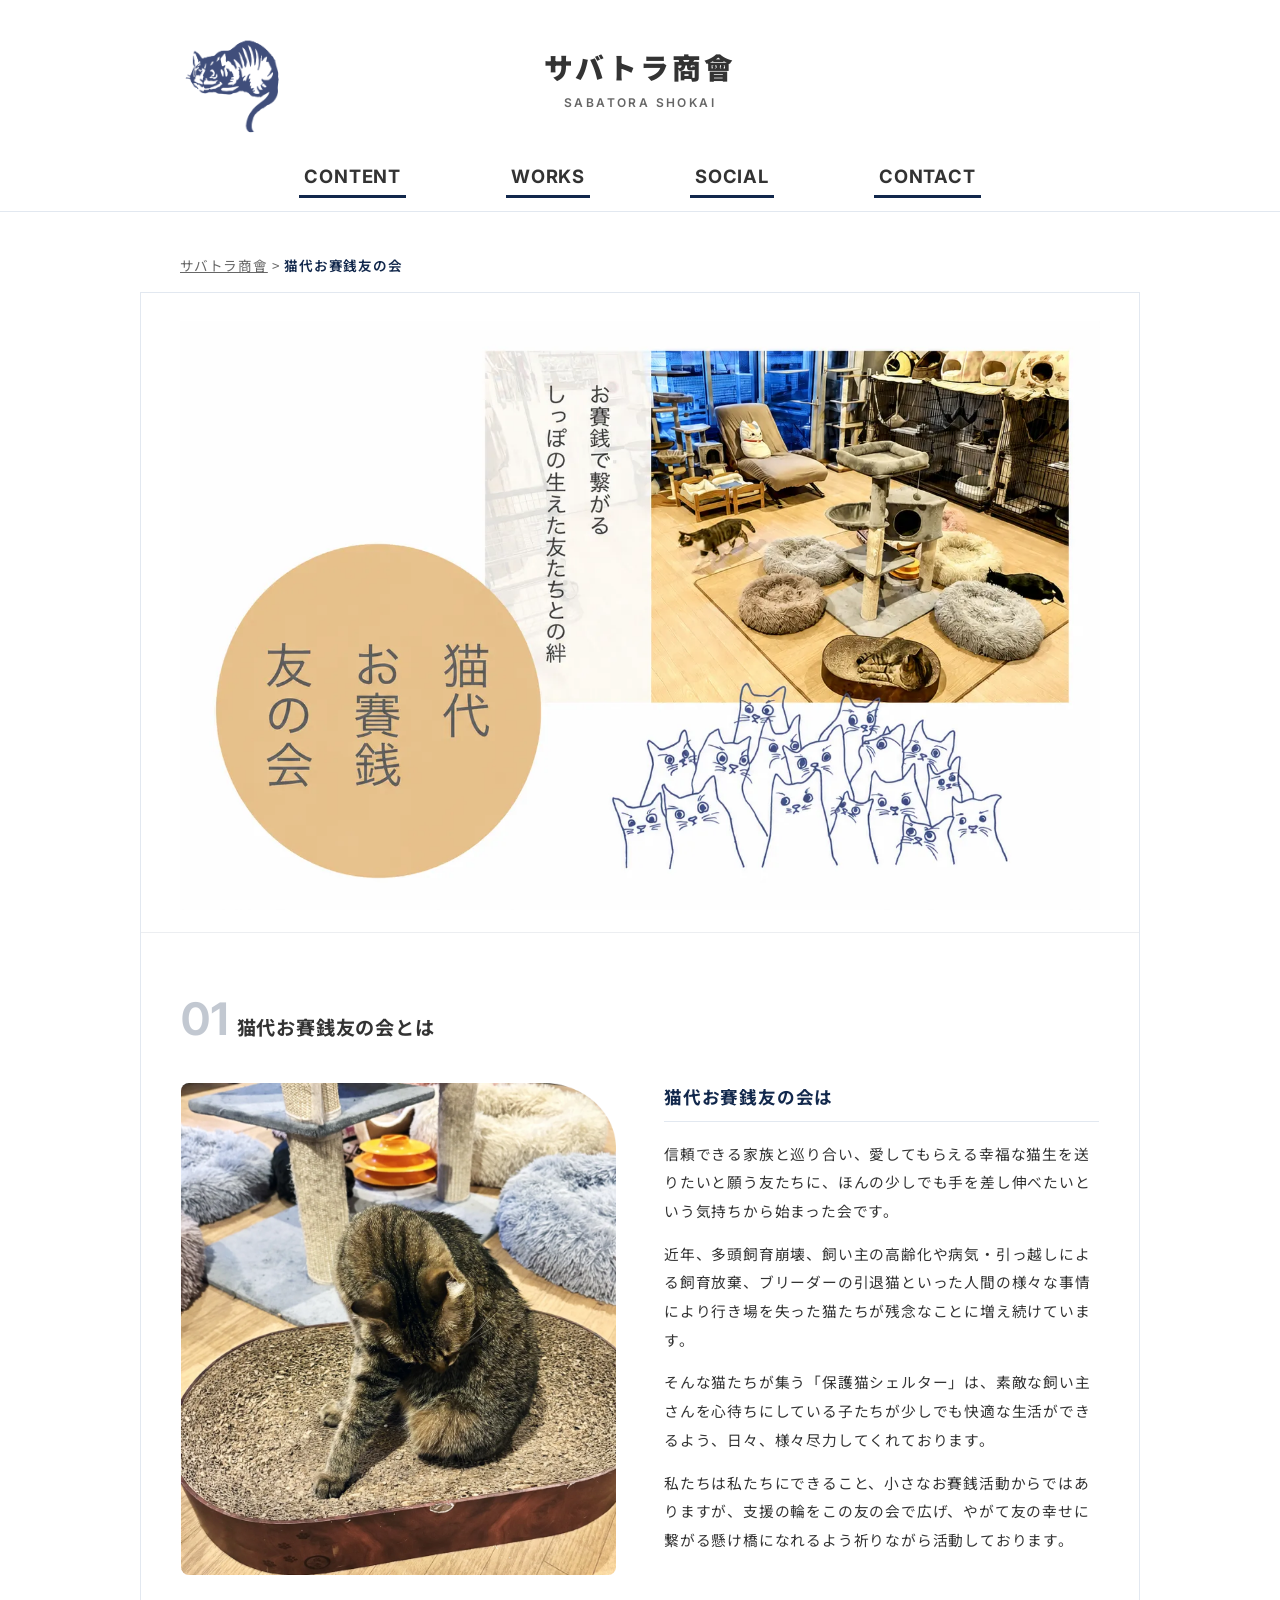
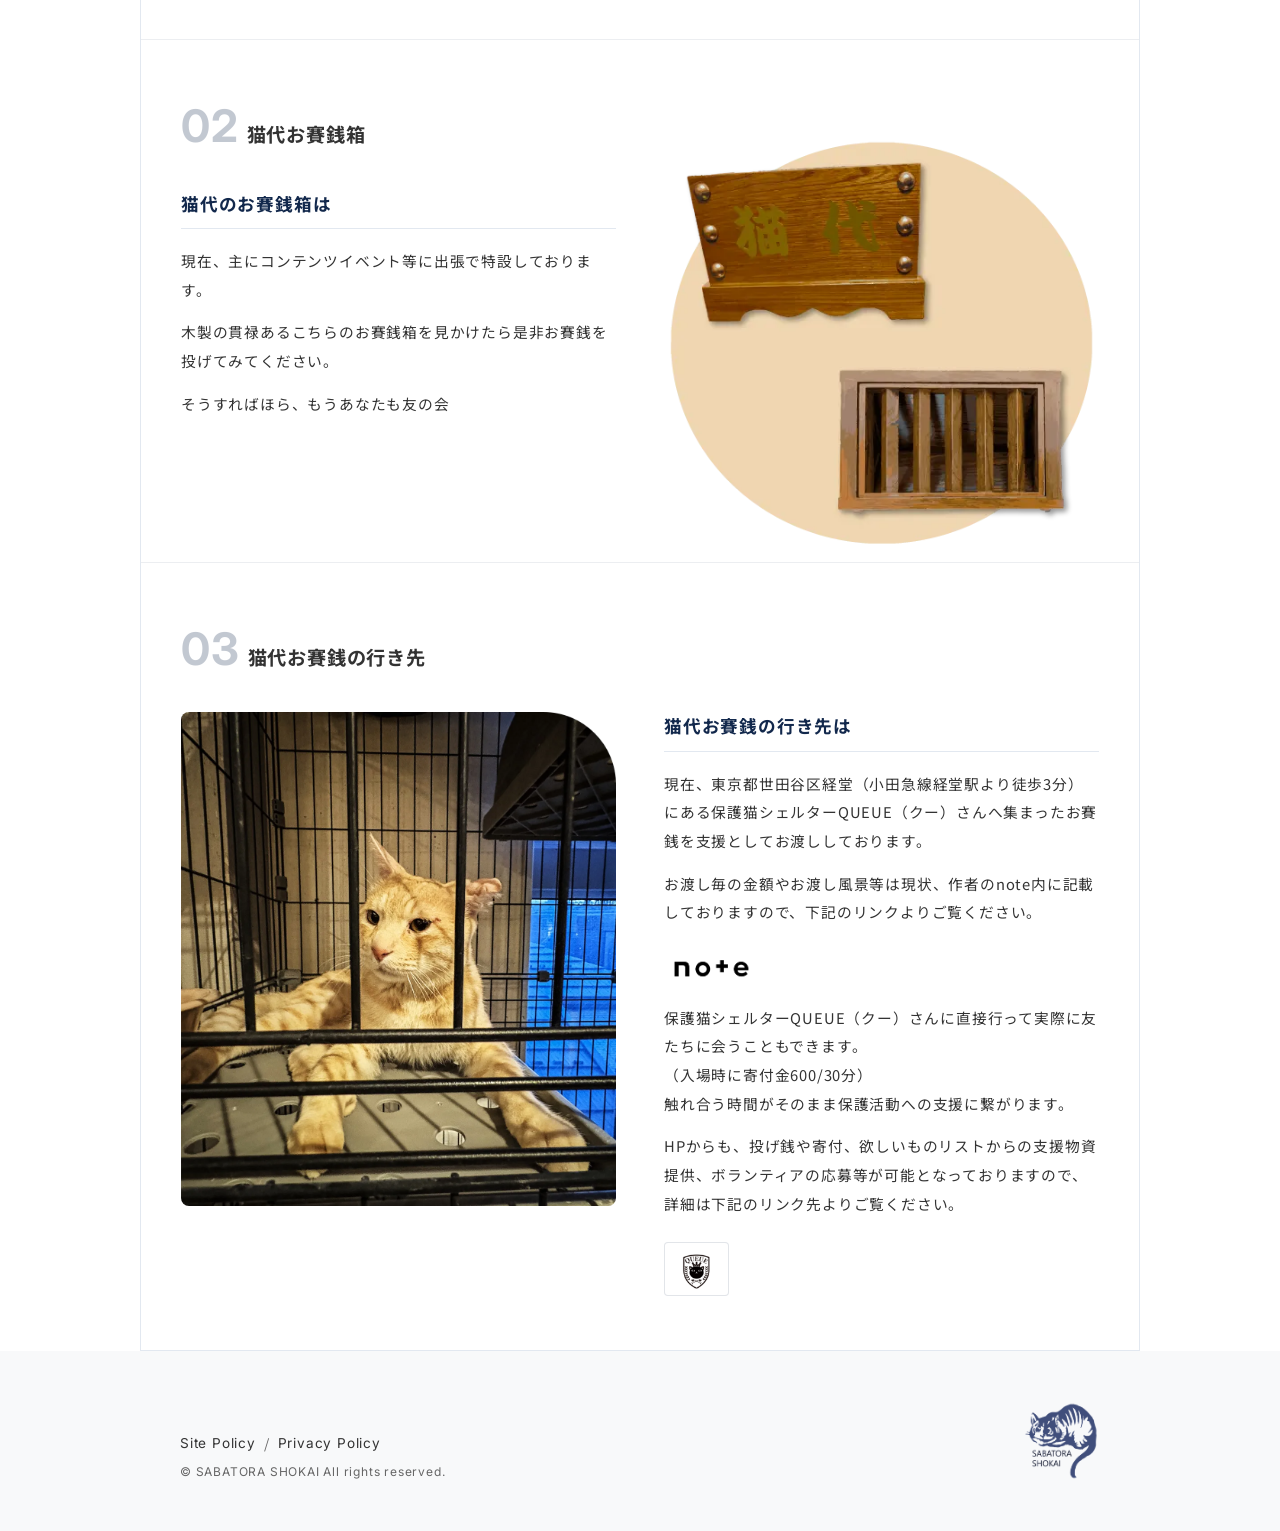
<file: works-neko-osaisen.html>
<!DOCTYPE html>
<html lang="ja">
<head>
<meta charset="UTF-8">
    <meta name="viewport" content="width=device-width, initial-scale=1.0">
    <title>猫代お賽銭友の会 - サバトラ商會 | SABATORA SHOKAI</title>
    <meta name="description" content="保護猫シェルター支援活動「猫代お賽銭友の会」の紹介ページです。">
    <meta name="robots" content="noindex, nofollow">
    <!-- OGP -->
    <meta property="og:type" content="website">
    <meta property="og:title" content="猫代お賽銭友の会 - サバトラ商會 | SABATORA SHOKAI">
    <meta property="og:description" content="保護猫シェルター支援活動「猫代お賽銭友の会」の紹介ページです。">
    <meta property="og:url" content="https://syo-dev-00.github.io/sabatora-shokai-preview-20261026/works-neko-osaisen.html">
    <meta property="og:image" content="https://syo-dev-00.github.io/sabatora-shokai-preview-20261026/assets/img/ogp.jpg">
    <meta property="og:site_name" content="サバトラ商會">
    <!-- Twitter Card -->
    <meta name="twitter:card" content="summary_large_image">
    <meta name="twitter:title" content="猫代お賽銭友の会 - サバトラ商會 | SABATORA SHOKAI">
    <meta name="twitter:description" content="保護猫シェルター支援活動「猫代お賽銭友の会」の紹介ページです。">
    <meta name="twitter:image" content="https://syo-dev-00.github.io/sabatora-shokai-preview-20261026/assets/img/ogp.jpg">
    <!-- Google Fonts -->
    <link rel="preconnect" href="https://fonts.googleapis.com">
    <link rel="preconnect" href="https://fonts.gstatic.com" crossorigin>
    <link href="https://fonts.googleapis.com/css2?family=Inter:wght@400;600;700&family=Noto+Sans+JP:wght@400;500;700;900&display=swap" rel="stylesheet">
    <!-- CSS -->
    <link rel="stylesheet" href="assets/css/style.css?v=20261027-1">
    <!-- Favicon -->
    <link rel="icon" type="image/png" href="assets/icons/favicon-96x96.png" sizes="96x96">
    <link rel="icon" type="image/svg+xml" href="assets/icons/favicon.svg">
    <link rel="shortcut icon" href="assets/icons/favicon.ico">
    <link rel="apple-touch-icon" sizes="180x180" href="assets/icons/apple-touch-icon.png">
    <link rel="manifest" href="assets/icons/site.webmanifest">
    <style>
        /* =========================================
           neko-osaisen ページ固有スタイル
           ※ boukyaku.html と同じ外枠・パンくず構造を踏襲
        ========================================= */

        /* ページ全体ラッパー（boukyaku-page-wrapper 相当） */
        .neko-page-wrapper {
            padding-top: 240px;
            padding-bottom: 0;
            background-color: var(--color-bg);
        }
        @media (max-width: 991px) {
            .neko-page-wrapper {
                padding-top: 85px;
            }
            .neko-page-wrapper .breadcrumb {
                padding-top: 18px;
                padding-bottom: 18px;
            }
        }

        /* メインコンテナ（boukyaku-main-container 相当） */
        .neko-main-container {
            max-width: 1000px;
            margin: 0 auto;
            background-color: #fff;
            border: 1px solid var(--color-border);
            padding-bottom: 0;
        }

        /* =========================================
           冒頭ヒーローブロック
        ========================================= */
        .neko-hero {
            border-bottom: 1px solid rgba(18, 40, 76, 0.08);
            padding: 28px 24px 22px;
        }
        .neko-hero-visual {
            display: flex;
            justify-content: center;
        }
        .neko-hero-image {
            width: 100%;
            max-width: 920px;
            height: auto;
            display: block;
            margin: 0 auto;
        }
        @media (max-width: 768px) {
            .neko-hero {
                padding: 22px 10px 20px;
            }
        }

        /* =========================================
           セクション共通
        ========================================= */
        .neko-section {
            padding: 64px 40px; /* 上下余白をすべて統一して等間隔に */
            border-bottom: 1px solid rgba(18, 40, 76, 0.08);
        }
        .neko-section:last-child {
            border-bottom: none;
            padding-bottom: 44px;
        }
        @media (max-width: 768px) {
            .neko-section {
                padding: 48px 20px;
            }
            .neko-section:last-child {
                padding-bottom: 36px;
            }
        }

        /* セクション番号見出し */
        .neko-section-heading {
            display: flex;
            align-items: baseline; /* ベースラインを統一 */
            gap: 8px;
            margin-bottom: 40px; /* 本文ブロックとの距離を統一 */
        }
        .neko-section-num {
            font-family: var(--font-family-en);
            font-size: 2.8rem;
            font-weight: 700;
            color: var(--color-primary);
            line-height: 1;
            opacity: 0.25;
        }
        .neko-section-label {
            font-size: 1.2rem;
            font-weight: 700;
            color: var(--color-text);
        }
        @media (max-width: 768px) {
            .neko-section-num { font-size: 2rem; }
            .neko-section-label { font-size: 1.05rem; }
            .neko-section-heading { margin-bottom: 24px; }
        }

        /* =========================================
           2カラムレイアウト
        ========================================= */
        .neko-two-col {
            display: grid;
            grid-template-columns: 1fr 1fr;
            gap: 48px;
            align-items: start;
        }
        @media (max-width: 768px) {
            .neko-two-col {
                grid-template-columns: 1fr;
                gap: 28px;
            }
        }

        .neko-col-img img {
            width: 100%;
            height: auto;
            border-radius: 8px;
            display: block;
        }

        .neko-osaisen-box-img {
            transform: scale(1.5);
            transform-origin: center;
        }

        @media (max-width: 768px) {
            .neko-osaisen-box-img {
                transform: scale(1.25);
            }
        }

        /* テキストカラム */
        .neko-col-text-heading {
            font-size: 1.1rem;
            font-weight: 700;
            color: var(--color-primary);
            margin-bottom: 18px;
            padding-bottom: 10px;
            border-bottom: 1px solid var(--color-border);
        }
        .neko-col-text p {
            font-size: 0.92rem;
            line-height: 1.95;
            color: var(--color-text);
            margin-bottom: 14px;
        }
        .neko-col-text p:last-child { margin-bottom: 0; }

        /* =========================================
           ロゴリンク
        ========================================= */
        .neko-logo-link {
            display: inline-block;
            margin: 10px 0;
            transition: opacity 0.2s;
        }
        .neko-logo-link:hover { opacity: 0.7; }
        /* noteロゴ */
        .neko-logo-link img {
            height: 36px;
            width: auto;
            display: block;
        }

        /* QUEUEロゴ：白背景ボックスで表示（控えめサイズ） */
        .neko-queue-logo-box {
            display: inline-flex;
            align-items: center;
            background: #fff;
            border: 1px solid rgba(18, 40, 76, 0.12);
            border-radius: 4px;
            padding: 6px 12px;
        }
        .neko-queue-logo-box img {
            height: 40px;
            width: auto;
            display: block;
        }
        .neko-logo-link:hover .neko-queue-logo-box {
            opacity: 0.75;
        }
    </style>
</head>
<body>
    <!-- ヘッダー -->
    <header class="header">
        <div class="header-inner">
            <div class="header-logo-container">
                <a href="index.html">
                    <img src="assets/img/common/logo_touka_01.png" alt="サバトラ商會 ロゴ" class="header-logo">
                </a>
            </div>
            <div class="header-icons-container"></div>
            <button class="hamburger" type="button" aria-label="メニューを開く" aria-expanded="false" aria-controls="global-nav">
                <span></span>
                <span></span>
                <span></span>
            </button>
            <div class="header-center">
                <div class="site-title">
                    <span class="ja">サバトラ商會</span>
                    <span class="en">SABATORA SHOKAI</span>
                </div>
            </div>
            <nav class="header-nav" id="global-nav">
                <ul class="nav-list">
                    <li><a href="index.html#content" class="nav-link">CONTENT</a></li>
                    <li><a href="index.html#works" class="nav-link">WORKS</a></li>
                    <li><a href="index.html#social" class="nav-link">SOCIAL</a></li>
                    <li><a href="index.html#contact" class="nav-link">CONTACT</a></li>
                </ul>
            </nav>
        </div>
    </header>

    <main>
        <section class="neko-page-wrapper">

            <!-- パンくず（boukyaku.html と同じ .breadcrumb クラスを使用） -->
            <div class="breadcrumb">
                <div class="container">
                    <a href="index.html">サバトラ商會</a> &gt; <span>猫代お賽銭友の会</span>
                </div>
            </div>

            <!-- メインコンテナ（白枠） -->
            <div class="neko-main-container">

                <!-- =========================================
                     冒頭ブロック（PPT 2枚目相当）
                ========================================= -->
                <div class="neko-hero">
                    <h1 class="visually-hidden">猫代お賽銭友の会</h1>
                    <div class="neko-hero-visual">
                        <img src="assets/img/works/neko-osaisen/works_neko_hero.webp" alt="猫代お賽銭友の会 メインビジュアル" class="neko-hero-image">
                    </div>
                </div>

                <!-- =========================================
                     セクション01：猫代お賽銭友の会とは
                ========================================= -->
                <div class="neko-section">
                    <div class="neko-section-heading">
                        <span class="neko-section-num">01</span>
                        <span class="neko-section-label">猫代お賽銭友の会とは</span>
                    </div>
                    <div class="neko-two-col">
                        <div class="neko-col-img">
                            <img src="assets/img/works/neko-osaisen/works_03.webp" alt="保護猫の様子">
                        </div>
                        <div class="neko-col-text">
                            <h2 class="neko-col-text-heading">猫代お賽銭友の会は</h2>
                            <p>信頼できる家族と巡り合い、愛してもらえる幸福な猫生を送りたいと願う友たちに、ほんの少しでも手を差し伸べたいという気持ちから始まった会です。</p>
                            <p>近年、多頭飼育崩壊、飼い主の高齢化や病気・引っ越しによる飼育放棄、ブリーダーの引退猫といった人間の様々な事情により行き場を失った猫たちが残念なことに増え続けています。</p>
                            <p>そんな猫たちが集う「保護猫シェルター」は、素敵な飼い主さんを心待ちにしている子たちが少しでも快適な生活ができるよう、日々、様々尽力してくれております。</p>
                            <p>私たちは私たちにできること、小さなお賽銭活動からではありますが、支援の輪をこの友の会で広げ、やがて友の幸せに繋がる懸け橋になれるよう祈りながら活動しております。</p>
                        </div>
                    </div>
                </div>

                <!-- =========================================
                     セクション02：猫代お賽銭箱
                ========================================= -->
                <div class="neko-section">
                    <div class="neko-section-heading">
                        <span class="neko-section-num">02</span>
                        <span class="neko-section-label">猫代お賽銭箱</span>
                    </div>
                    <div class="neko-two-col">
                        <div class="neko-col-text">
                            <h2 class="neko-col-text-heading">猫代のお賽銭箱は</h2>
                            <p>現在、主にコンテンツイベント等に出張で特設しております。</p>
                            <p>木製の貫禄あるこちらのお賽銭箱を見かけたら是非お賽銭を投げてみてください。</p>
                            <p>そうすればほら、もうあなたも友の会</p>
                        </div>
                        <div class="neko-col-img">
                            <img src="assets/img/works/neko-osaisen/works_04.webp" alt="猫代お賽銭箱" class="neko-osaisen-box-img">
                        </div>
                    </div>
                </div>

                <!-- =========================================
                     セクション03：猫代お賽銭の行き先
                ========================================= -->
                <div class="neko-section">
                    <div class="neko-section-heading">
                        <span class="neko-section-num">03</span>
                        <span class="neko-section-label">猫代お賽銭の行き先</span>
                    </div>
                    <div class="neko-two-col">
                        <div class="neko-col-img">
                            <img src="assets/img/works/neko-osaisen/works_05.webp" alt="保護猫シェルター QUEUE の様子">
                        </div>
                        <div class="neko-col-text">
                            <h2 class="neko-col-text-heading">猫代お賽銭の行き先は</h2>
                            <p>現在、東京都世田谷区経堂（小田急線経堂駅より徒歩3分）にある保護猫シェルターQUEUE（クー）さんへ集まったお賽銭を支援としてお渡ししております。</p>
                            <p>お渡し毎の金額やお渡し風景等は現状、作者のnote内に記載しておりますので、下記のリンクよりご覧ください。</p>
                            <!-- noteロゴリンク -->
                            <a href="https://note.com/mao_takeuchi" class="neko-logo-link" target="_blank" rel="noopener noreferrer" aria-label="noteへのリンク">
                                <img src="assets/img/works/neko-osaisen/note_logo.png" alt="note">
                            </a>
                            <p>保護猫シェルターQUEUE（クー）さんに直接行って実際に友たちに会うこともできます。<br>（入場時に寄付金600/30分）<br>触れ合う時間がそのまま保護活動への支援に繋がります。</p>
                            <p>HPからも、投げ銭や寄付、欲しいものリストからの支援物資提供、ボランティアの応募等が可能となっておりますので、詳細は下記のリンク先よりご覧ください。</p>
                            <!-- QUEUEロゴリンク（白背景ボックス内） -->
                            <a href="https://lit.link/queuecats" class="neko-logo-link" target="_blank" rel="noopener noreferrer" aria-label="保護猫シェルター QUEUEへのリンク">
                                <span class="neko-queue-logo-box">
                                    <img src="assets/img/works/neko-osaisen/queue.png" alt="保護猫シェルター QUEUE（クー）">
                                </span>
                            </a>
                        </div>
                    </div>
                </div>

            </div><!-- /.neko-main-container -->
        </section>
    </main>

    <!-- フッター -->
    <footer class="footer">
        <div class="container">
            <div class="footer-inner">
                <div class="footer-left">
                    <div class="footer-policy">
                        <div class="policy-links">
                            <a href="sitepolicy.html" class="privacy-link">Site Policy</a>
                            <span class="policy-separator">/</span>
                            <a href="privacy.html" class="privacy-link">Privacy Policy</a>
                        </div>
                        <p class="copyright">&copy; SABATORA SHOKAI All rights reserved.</p>
                    </div>
                </div>
                <div class="footer-right">
                    <img src="assets/img/common/logo_touka_02.png" alt="サバトラ商會 ロゴ" class="footer-logo">
                </div>
            </div>
        </div>
    </footer>

    <script src="assets/js/main.js"></script>
</body>
</html>
</file>
<file: assets/css/style.css>
@charset "UTF-8";

/* =========================================
   Variables
========================================= */
:root {
    --color-text: #333333;
    --color-text-light: #666666;
    --color-primary: #12284c; /* ネイビー */
    --color-primary-hover: #1e4079;
    --color-bg: #ffffff;
    --color-bg-alt: #f8f9fa; /* 薄いグレー */
    --color-border: #e2e8f0;
    --font-family-base: 'Noto Sans JP', sans-serif;
    --font-family-en: 'Inter', sans-serif;
    --container-width: 1000px;
}

/* =========================================
   Reset & Base
========================================= */
html {
    -webkit-text-size-adjust: 100%;
    text-size-adjust: 100%;
    background-color: var(--color-bg-alt); /* iOS Chromeのフッター下余白(ルート露出)対策 */
}

* {
    margin: 0;
    padding: 0;
    box-sizing: border-box;
}

body {
    font-family: var(--font-family-base);
    color: var(--color-text);
    background-color: var(--color-bg-alt); /* iPhone等の下部余白対策でフッター背景色に合わせる */
    line-height: 1.6;
    font-size: 16px;
    letter-spacing: 0.05em;
    -webkit-font-smoothing: antialiased;
    overflow-x: hidden;
    display: flex;
    flex-direction: column;
    min-height: 100vh;
    min-height: 100dvh; /* iOS Safari等のアドレスバーを考慮した高さを追加 */
}

main {
    flex: 1;
    background-color: var(--color-bg); /* 元のbodyの白背景をmainで担保 */
}

a {
    color: inherit;
    text-decoration: none;
    transition: opacity 0.3s ease, color 0.3s ease, background-color 0.3s ease;
}

a:hover {
    opacity: 0.7;
}

img {
    max-width: 100%;
    height: auto;
    vertical-align: bottom;
}

ul {
    list-style: none;
}

button {
    background: none;
    border: none;
    cursor: pointer;
    font-family: inherit;
}

.container {
    max-width: var(--container-width);
    margin: 0 auto;
    padding: 0 40px;
}

.section-pad {
    padding: 80px 0;
}

/* =========================================
   Typography & Utilities
========================================= */
.visually-hidden {
    position: absolute;
    width: 1px;
    height: 1px;
    padding: 0;
    margin: -1px;
    overflow: hidden;
    clip: rect(0, 0, 0, 0);
    white-space: nowrap;
    border: 0;
}

.section-header {
    text-align: center;
    margin-bottom: 40px;
}

.section-title {
    font-family: var(--font-family-en);
    font-size: 2rem;
    font-weight: 700;
    color: var(--color-primary);
    letter-spacing: 0.1em;
}

.disabled {
    pointer-events: none;
    opacity: 0.5;
    cursor: default;
}

/* Buttons */
.btn {
    display: inline-flex;
    align-items: center;
    justify-content: center;
    min-width: 240px;
    height: 56px;
    padding: 0 28px;
    border-radius: 50px;
    font-weight: 600;
    text-align: center;
    font-size: 1rem;
    letter-spacing: 0.05em;
}

.btn-large {
    /* サイズは.btnで統一されたため削除（継承のみ） */
}

.btn-primary {
    background-color: var(--color-primary);
    color: #fff;
    border: 2px solid var(--color-primary);
}

.btn-primary:hover {
    background-color: var(--color-primary-hover);
    border-color: var(--color-primary-hover);
    color: #fff;
    opacity: 1;
}

.btn-dark {
    background-color: #222;
    color: #fff;
    border: 2px solid #222;
}

.btn-dark:hover {
    background-color: #000;
    border-color: #000;
    color: #fff;
    opacity: 1;
}

/* =========================================
   Header (PPTX寄せレイアウト)
========================================= */
.header {
    background-color: rgba(255, 255, 255, 0.98);
    position: fixed;
    top: 0;
    left: 0;
    width: 100%;
    z-index: 100;
    border-bottom: 1px solid var(--color-border);
}

.header-inner {
    position: relative;
    display: flex;
    flex-direction: column;
    align-items: center;
    padding: 20px 40px;
    max-width: var(--container-width);
    margin: 0 auto;
}

/* 左上ロゴ */
.header-logo-container {
    position: absolute;
    left: 40px;
    top: 5px; /* 上に移動 */
}

.header-logo {
    height: 155px; /* 10-15%縮小 */
}

/* 右上アイコン */
.header-icons-container {
    position: absolute;
    right: 40px;
    top: 50px; /* タイトルと猫ロゴの中心付近に合わせて下げる */
    display: flex;
    align-items: center;
    gap: 30px; /* アイコン間の間隔を広げる */
}

.icon-link {
    color: var(--color-text);
}

/* 中央配置のタイトルとナビゲーション */
.header-center {
    display: flex;
    flex-direction: column;
    align-items: center;
}

.site-title {
    display: flex;
    flex-direction: column;
    align-items: center;
    margin-top: 30px;
    margin-bottom: 50px;
}

.site-title .ja {
    font-size: 1.8rem;
    font-weight: 900;
    color: var(--color-text);
    line-height: 1.2;
    letter-spacing: 0.1em;
    margin-bottom: 8px; /* 日本語と英語の間隔を空ける */
}

.site-title .en {
    font-family: var(--font-family-en);
    font-size: 0.75rem;
    color: var(--color-text-light);
    letter-spacing: 0.2em;
    font-weight: 600;
}

.header-nav {
    display: flex;
}

.nav-list {
    display: flex;
    gap: 100px; /* ナビゲーションの間隔を少しだけ広げる */
    align-items: center;
}

.nav-link {
    font-family: var(--font-family-en);
    font-weight: 700;
    font-size: 1.15rem; /* 文字を大きくする */
    color: var(--color-text);
    padding: 0 5px 8px; /* 下線との余白 */
    border-bottom: 3px solid var(--color-primary); /* 個別に下線を引く */
    transition: color 0.3s, opacity 0.3s;
}

.nav-link:hover {
    color: var(--color-primary);
}

.hamburger {
    display: none;
    flex-direction: column;
    justify-content: space-between;
    width: 24px;
    height: 18px;
    z-index: 101;
    position: absolute;
    right: 20px;
    top: 30px;
}

.hamburger span {
    display: block;
    width: 100%;
    height: 2px;
    background-color: var(--color-text);
    transition: all 0.3s ease;
}

/* =========================================
   Hero (ファーストビュー・画像のみ)
========================================= */
.hero {
    width: 100%;
    background-color: var(--color-bg); 
    padding-top: 240px;
    display: flex;
    flex-direction: column;
    padding-bottom: 40px;
}
@media (max-width: 991px) {
    .hero {
        padding-top: 100px; /* ヘッダー高+余裕を持たせる */
        padding-bottom: 0px; /* トップ画像下の余白を詰める */
    }
}

.hero-banner {
    width: 100%;
    max-width: 1200px;
    margin: 0 auto;
    overflow: hidden;
    padding: 0 20px; /* 左右に少し余白 */
}

.hero-banner img {
    width: 100%;
    height: 50vh; 
    min-height: 400px;
    object-fit: cover;
    display: block;
    background-color: #e2e8f0;
}

/* ロゴ画像をトップに使用する場合のバリアント */
.hero-banner--logo {
    background-color: var(--color-bg);
    display: flex;
    justify-content: center;
    align-items: center;
    padding: 40px 20px;
}
.hero-banner--logo img {
    width: auto;
    height: auto;
    max-width: 680px;
    max-height: 680px;
    min-height: unset;
    object-fit: contain;
    background-color: transparent;
}
@media (max-width: 768px) {
    .hero-banner--logo {
        padding: 40px 20px;
    }
    .hero-banner--logo img {
        max-width: 92vw;
        max-height: 92vw;
        transform: scale(1.18);
    }
}

/* トップ動画専用。既存のヘッダー・NEWS・他ページには適用しない。 */
.hero--video {
    padding-bottom: 0;
}
.hero-banner--video {
    display: flex;
    flex-direction: column;
    align-items: center;
    padding: 16px 20px 0;
    gap: 16px;
}
.hero-video {
    display: block;
    width: min(100%, 400px);
    height: auto;
    aspect-ratio: 1;
    object-fit: contain;
}
.hero-video-controls {
    display: flex;
    justify-content: center;
}
.hero-video-controls[hidden],
.hero-video-button[hidden],
.hero-video-status[hidden] {
    display: none;
}
.hero-video-button {
    -webkit-appearance: none;
    appearance: none;
    min-height: 44px;
    padding: 8px 20px;
    border: 1px solid var(--color-primary);
    border-radius: 6px;
    background: #fff;
    color: var(--color-primary);
    font: inherit;
    cursor: pointer;
}
.hero-video-status {
    margin: 0;
    font-size: 0.85rem;
    text-align: center;
    color: var(--color-text-light);
}
@media (max-width: 991px) {
    .hero-banner--video {
        padding-top: 32px;
    }
    .hero-video {
        width: min(68vw, 360px);
    }
}

/* =========================================
   News / Topics
========================================= */
.news-section {
    background-color: var(--color-bg);
    padding-top: 60px;
    padding-bottom: 20px;
}

.news-box {
    max-width: 900px;
    margin: 0 auto;
    background-color: #fff;
    border: 1px solid var(--color-border);
    border-radius: 12px;
    padding: 30px 40px;
}

.news-header {
    margin-bottom: 15px;
    border-bottom: 2px solid var(--color-primary);
    padding-bottom: 10px;
    display: inline-block;
}

.news-title {
    font-size: 1.1rem;
    font-weight: 700;
    color: var(--color-primary);
    letter-spacing: 0.1em;
}

.news-list {
    list-style: none;
}

.news-item {
    display: flex;
    flex-direction: column;
    padding: 15px 0;
    border-bottom: 1px dashed var(--color-border);
}

.news-item:last-child {
    border-bottom: none;
    padding-bottom: 0;
}

@media (min-width: 768px) {
    .news-item {
        flex-direction: row;
        align-items: center;
    }
}

.news-date {
    font-family: var(--font-family-en);
    font-size: 0.9rem;
    color: var(--color-text-light);
    margin-bottom: 5px;
}

@media (min-width: 768px) {
    .news-date {
        width: 120px;
        margin-bottom: 0;
        flex-shrink: 0;
    }
}

.news-text {
    font-size: 0.95rem;
    color: var(--color-text);
}

/* =========================================
   About
========================================= */
.about {
    background-color: var(--color-bg-alt);
}

.about-content {
    max-width: 700px;
    margin: 0 auto;
    text-align: center;
}

.about-text {
    font-size: 1.1rem;
    line-height: 2;
    color: var(--color-text);
}

/* =========================================
   Content
========================================= */
.content-section {
    background-color: var(--color-bg);
}

.content-grid {
    display: grid;
    grid-template-columns: repeat(2, minmax(0, 1fr));
    gap: 30px;
    max-width: 760px;
    margin: 0 auto;
}

.content-item {
    position: relative;
    display: flex;
    flex-direction: column;
    align-items: center;
    justify-content: center;
    background-color: #fff;
    padding: 30px 20px; /* 上下パディングを詳めて正方形寄りに */
    border-radius: 12px;
    border: 1px solid var(--color-border);
    transition: transform 0.3s, box-shadow 0.3s;
    text-align: center;
    min-height: 260px; /* 高さを少し抜いて正方形寄りに */
}

a.content-item:hover {
    transform: translateY(-3px);
    box-shadow: 0 8px 15px rgba(0,0,0,0.05);
    opacity: 1; /* デフォルトのaタグホバー透明化を打ち消す */
}

/* CONTENT内の小さな視覚要素 */
.content-icon {
    height: 140px; /* 約2倍に拡大 */
    margin-bottom: 18px; /* アイコンとタイトルの余白調整 */
    display: flex;
    align-items: center;
    justify-content: center;
}

.content-icon img {
    max-height: 100%;
    width: auto;
    opacity: 1; /* 透過PNGとしてそのまま表示 */
    background: transparent; /* 背景なし */
    border: none; /* 枠線なし */
    box-shadow: none; /* 影なし */
}

/* 各アイコンごとの微調整 */
.icon-sabatora img {
    transform: scale(1.25); /* 1.25倍ほど大きく */
}

.icon-bungou img {
    transform: scale(1.1); /* 少しだけ大きく */
}

/* icon-owan はそのまま */

.icon-people {
    width: 100%;
    max-width: 300px;
}

.icon-people img {
    max-width: 100%;
    max-height: 130px;
    object-fit: contain;
    transform: scale(1.35);
}

.content-title {
    font-size: 1.25rem;
    font-weight: 700;
    color: var(--color-primary);
    margin-bottom: 4px; /* サブタイトルとの間隔を狭める */
}

.content-subtitle {
    font-family: var(--font-family-en);
    font-size: 0.8rem;
    font-weight: 600;
    color: var(--color-text-light);
    letter-spacing: 0.1em;
    margin-bottom: 12px; /* 説明文との間隔 */
}

.content-desc {
    font-size: 0.95rem;
    color: var(--color-text-light);
}

.disabled-item {
    opacity: 0.6;
    pointer-events: none;
    background-color: var(--color-bg-alt); /* 薄いグレー背景にしてクリックできない感触を出す */
}

/* =========================================
   Links
========================================= */
.links {
    background-color: var(--color-bg-alt);
}

.links-grid {
    display: grid;
    grid-template-columns: repeat(3, 1fr); /* PC: 3列 → 5項目の場合は3+2の自然折り返し */
    gap: 20px;
}

/* 5項目ある場合、PCは3列の後に2列が来る自然な配置 */
@media (min-width: 769px) {
    .links-grid {
        grid-template-columns: repeat(3, 1fr);
    }
}

@media (max-width: 768px) {
    .links-grid {
        grid-template-columns: 1fr;
    }
    .content-grid {
        grid-template-columns: 1fr;
    }
}

.link-item {
    display: flex;
    flex-direction: column;
    align-items: center;
    justify-content: center;
    background-color: #fff;
    padding: 40px 20px;
    border-radius: 12px;
    border: 1px solid var(--color-border);
    transition: transform 0.3s, box-shadow 0.3s;
}

.link-item:hover {
    transform: translateY(-3px);
    box-shadow: 0 8px 15px rgba(0,0,0,0.05);
    opacity: 1;
}

.link-icon {
    font-size: 1.8rem;
    margin-bottom: 15px;
    display: flex;
    align-items: center;
    justify-content: center;
    height: 40px;
}

/* SHOP / note などのアイコンなしリンク用テキストプレースホルダー */
.link-icon-text {
    font-family: var(--font-family-en);
    font-size: 1.1rem;
    font-weight: 700;
    color: var(--color-primary);
    letter-spacing: 0.05em;
}

/* アイコンなし版カード：アイコン分の高さを上余白で補う */
.link-item--no-icon {
    padding-top: 55px; /* link-icon の height(40px) + margin-bottom(15px) 相当 */
}

.link-name {
    font-family: var(--font-family-en);
    font-size: 1rem;
    font-weight: 600;
    color: var(--color-text);
}

.link-desc {
    font-size: 0.8rem;
    color: var(--color-text-light);
    margin-top: 8px;
    text-align: center;
}

/* =========================================
   Contact
========================================= */
.contact {
    background-color: var(--color-bg);
    text-align: center;
}

.contact.section-pad {
    padding: 40px 0; /* 上下の余白を詰めて軽く見せる */
}

.contact-inner {
    max-width: 600px;
    margin: 0 auto;
}

.contact-desc {
    font-size: 1.1rem;
    margin-bottom: 30px;
}

/* =========================================
   Works Section
========================================= */
.works-section {
    background-color: var(--color-bg);
    border-top: 1px solid var(--color-border);
    border-bottom: 1px solid var(--color-border);
    text-align: center;
}

.works-body {
    max-width: 960px;
    margin: 0 auto;
}

.works-desc {
    font-size: 0.95rem;
    color: var(--color-text-light);
    padding: 8px 0;
}

/* WORKSカードグリッド */
.works-grid {
    display: grid;
    grid-template-columns: repeat(auto-fill, minmax(240px, 1fr));
    gap: 30px;
    margin-top: 8px;
}

.works-card {
    display: flex;
    flex-direction: column;
    align-items: center;
    background-color: #fff;
    border: 1px solid var(--color-border);
    border-radius: 12px;
    padding: 30px 20px;
    text-decoration: none;
    color: inherit;
    transition: transform 0.3s, box-shadow 0.3s;
    text-align: center;
}

@media (min-width: 769px) {
    .works-card:only-child {
        grid-column: 1 / -1;
        width: 100%;
        max-width: 365px;
        justify-self: center;
    }
}

.works-card:hover {
    transform: translateY(-3px);
    box-shadow: 0 8px 20px rgba(0,0,0,0.07);
    opacity: 1;
}

.works-card-img {
    width: 100%;
    max-width: 190px;
    margin-bottom: 14px;
}

.works-card-img img {
    width: 100%;
    height: auto;
    display: block;
}

.works-card-title {
    font-size: 1.15rem;
    font-weight: 700;
    color: var(--color-primary);
    margin-bottom: 6px;
}

.works-card-desc {
    font-size: 0.88rem;
    color: var(--color-text-light);
}

@media (max-width: 768px) {
    .works-grid {
        grid-template-columns: 1fr;
        max-width: 360px;
        margin-left: auto;
        margin-right: auto;
    }
    .works-card {
        padding: 20px 12px;
    }
    .works-card-img {
        max-width: 120px;
        margin-bottom: 10px;
    }
}

/* =========================================
   Footer (左寄せテキスト、右寄せロゴの横並び)
========================================= */
.footer {
    background-color: var(--color-bg-alt); /* 薄いグレー背景に変更してロゴを見やすく */
    color: var(--color-text);
    padding: 50px 0 50px; /* 上下均等にパディング */
}

.footer-inner {
    display: flex;
    justify-content: space-between;
    align-items: flex-end; /* 下揃えでバランスを取る */
}

.footer-left {
    display: flex;
    flex-direction: column;
    align-items: flex-start; /* 左寄せ */
    gap: 20px; /* SNSとポリシーの間の余白 */
}

.footer-sns {
    display: flex;
    gap: 30px; /* アイコン間の間隔を広げる */
}

.footer-sns .sns-img {
    width: 25px;
    height: 25px;
    transition: opacity 0.3s;
}

.footer-sns a:hover .sns-img {
    opacity: 0.7;
}

.footer-policy {
    display: flex;
    flex-direction: column;
    align-items: flex-start; /* 左寄せ */
    gap: 8px;
}

.policy-links {
    display: flex;
    align-items: center;
    gap: 8px;
}

.policy-separator {
    color: var(--color-text-light);
    font-size: 0.85rem;
}

.privacy-link {
    font-family: var(--font-family-en);
    font-size: 0.85rem;
    color: var(--color-text);
    transition: color 0.3s;
}

.privacy-link:hover {
    color: var(--color-primary);
}

.copyright {
    font-family: var(--font-family-en);
    font-size: 0.75rem;
    color: var(--color-text-light);
}

.footer-right {
    display: flex;
    align-items: flex-end;
}

.footer-logo {
    height: 80px; /* 右下のロゴを少し大きめに */
}


/* =========================================
   About Page Re-design
========================================= */
.about-page-wrapper {
    padding-top: 240px;
    padding-bottom: 80px;
    background-color: var(--color-bg);
}

.about-main-container {
    max-width: 1100px; /* 横幅のある安定した構成 */
    margin: 0 auto;
    border: 1px solid var(--color-border); /* 全体を囲む枠線 */
    background-color: #fff;
}

.about-hero {
    background-color: #6a82a8; /* 添付画像に近いスレートブルー */
    color: #fff;
    text-align: center;
    padding: 40px 0;
    border-bottom: 1px solid var(--color-border);
}

.about-page-title {
    font-size: 2.2rem;
    font-weight: 700;
    margin-bottom: 8px;
    letter-spacing: 0.1em;
    color: #fff;
}

.about-page-subtitle {
    font-family: var(--font-family-en);
    font-size: 1.4rem;
    font-weight: 600;
    letter-spacing: 0.05em;
    color: #fff;
}

.about-grid {
    display: grid;
    grid-template-columns: 1fr;
    gap: 40px;
    padding: 40px 30px;
}

@media (min-width: 992px) {
    .about-grid {
        grid-template-columns: 1fr 400px; /* 右側画像を大きめに */
        gap: 60px;
        padding: 60px 80px; /* 余白多め */
        align-items: center;
    }
}

.about-text-area {
    order: 2; /* スマホではテキストが下 */
}

@media (min-width: 992px) {
    .about-text-area {
        order: 1; /* PCでは左にテキスト */
    }
}

.about-img-area {
    order: 1; /* スマホでは画像が上 */
    display: flex;
    justify-content: center;
    align-items: center;
}

@media (min-width: 992px) {
    .about-img-area {
        order: 2; /* PCでは右に画像 */
        justify-content: flex-end; /* 右寄せ */
    }
}

.about-img-area img {
    max-width: 100%;
    width: 350px; /* バランスの良いサイズ */
    height: auto;
}

.about-body p {
    font-size: 1rem;
    line-height: 2.2; /* 読みやすい行間 */
    color: var(--color-text);
    margin-bottom: 25px;
}

.about-body p:last-child {
    margin-bottom: 0;
}

/* =========================================
   People Page (サバトラなものたち)
========================================= */
.people-page-wrapper {
    padding-top: 240px;
    padding-bottom: 0;
    background-color: var(--color-bg);
}

.people-main-container {
    max-width: 1000px;
    margin: 0 auto;
    background-color: #fff;
    border: 1px solid var(--color-border);
}

.people-hero {
    position: relative;
    min-height: 840px;
    padding: 0;
    overflow: hidden;
    background-color: #fff;
    border-bottom: 1px solid rgba(18, 40, 76, 0.08);
}

.people-hero-inner {
    position: relative;
    min-height: 840px;
}

.people-hero-visual {
    position: absolute;
    right: -18px;
    bottom: 58px;
    left: 120px;
    z-index: 1;
    display: flex;
    align-items: center;
    justify-content: flex-end;
    min-width: 0;
    padding: 0;
    background-color: transparent;
    border: none;
}

.people-hero-visual img {
    width: 100%;
    max-width: 900px;
    height: auto;
    display: block;
}

.people-hero-text {
    position: absolute;
    top: 58px;
    left: 86px;
    z-index: 2;
    width: 440px;
    max-width: calc(100% - 172px);
    min-width: 0;
    text-align: center;
}

.people-page-title {
    font-size: 1.55rem;
    line-height: 1.45;
    font-weight: 600;
    color: var(--color-primary);
    margin-bottom: 28px;
    text-align: center;
}

.people-lead p {
    font-size: 0.96rem;
    line-height: 1.85;
    color: var(--color-text);
    margin-bottom: 6px;
}

.people-lead p:last-child {
    margin-bottom: 0;
}

.people-profile-section {
    padding: 56px 48px;
    border-bottom: 1px solid rgba(18, 40, 76, 0.08);
}

.people-profile-section:last-child {
    border-bottom: none;
}

.people-profile {
    display: grid;
    grid-template-columns: minmax(0, 0.9fr) minmax(0, 1.1fr);
    gap: 48px;
    align-items: center;
}

.people-profile--reverse {
    grid-template-columns: minmax(0, 1.1fr) minmax(0, 0.9fr);
}

.people-profile-visual {
    display: flex;
    justify-content: center;
    align-items: center;
    min-width: 0;
}

.people-profile-visual img {
    width: 100%;
    max-width: 300px;
    height: auto;
    display: block;
}

.people-profile--reverse .people-profile-visual img {
    max-width: 320px;
}

.people-profile-text {
    min-width: 0;
}

.people-profile-title {
    font-size: 1.55rem;
    font-weight: 700;
    line-height: 1.45;
    color: var(--color-primary);
    margin-bottom: 22px;
    padding-bottom: 12px;
    border-bottom: 1px solid var(--color-border);
}

.people-profile-text p {
    font-size: 0.96rem;
    line-height: 2;
    color: var(--color-text);
    margin-bottom: 16px;
}

.people-profile-text p:last-child {
    margin-bottom: 0;
}

@media (max-width: 991px) {
    .people-page-wrapper {
        padding-top: 85px;
    }

    .people-page-wrapper .breadcrumb {
        padding-top: 18px;
        padding-bottom: 18px;
    }

    .people-hero {
        min-height: 690px;
        padding: 0;
    }

    .people-hero-inner {
        min-height: 690px;
    }

    .people-hero-visual {
        right: -24px;
        bottom: 44px;
        left: 90px;
    }

    .people-hero-text {
        top: 44px;
        left: 44px;
        width: 390px;
        max-width: calc(100% - 88px);
    }

    .people-profile-section {
        padding: 44px 32px;
    }

    .people-profile,
    .people-profile--reverse {
        grid-template-columns: 1fr;
        gap: 32px;
    }

    .people-profile-visual {
        order: 1;
    }

    .people-profile-text {
        order: 2;
    }
}

@media (max-width: 768px) {
    .people-hero {
        min-height: auto;
        padding: 34px 20px 40px;
        overflow: visible;
    }

    .people-profile-section {
        padding: 34px 20px;
    }

    .people-profile,
    .people-profile--reverse {
        gap: 26px;
    }

    .people-hero-inner {
        display: flex;
        flex-direction: column;
        align-items: center;
        gap: 22px;
        min-height: auto;
    }

    .people-hero-visual {
        position: static;
        width: 100%;
        padding: 0;
    }

    .people-hero-visual img {
        width: 100%;
        max-width: 100%;
    }

    .people-hero-text {
        position: static;
        width: 100%;
        max-width: 100%;
        text-align: left;
    }

    .people-page-title {
        font-size: 1.65rem;
        margin-bottom: 18px;
        text-align: left;
    }

    .people-lead p,
    .people-profile-text p {
        font-size: 0.92rem;
        line-height: 1.9;
    }

    .people-profile-title {
        font-size: 1.3rem;
        margin-bottom: 18px;
    }

    .people-profile-visual img,
    .people-profile--reverse .people-profile-visual img {
        max-width: 250px;
    }
}

/* =========================================
   Responsive
========================================= */
@media (max-width: 991px) {
    .header-inner {
        padding: 12px 16px;
        flex-direction: row;
        align-items: center;
        justify-content: space-between;
        min-height: 64px; /* 高さを少し増やす */
    }
    
    .header-logo-container {
        position: static;
        flex-shrink: 0;
        order: 1;
        z-index: 1001;
    }
    
    .header-icons-container {
        display: none;
    }
    
    /* タイトル：absoluteを止めてflex内に自然配置 */
    .header-center {
        display: flex;
        justify-content: center;
        align-items: center;
        position: static;
        transform: none;
        order: 2;
        flex: 1;
        min-width: 0; /* flex shrink対応 */
        z-index: 1001;
    }
    
    .site-title {
        margin: 0;
        align-items: center;
    }
    
    .site-title .ja {
        font-size: 1.05rem;
        margin-bottom: 1px;
        white-space: nowrap;
    }
    
    .site-title .en {
        font-size: 0.55rem;
    }

    .header-logo {
        height: 60px; /* ロゴを1.5倍に拡大 (40px -> 60px) */
        max-width: 66px; /* アスペクト比維持 */
        width: auto;
        object-fit: contain;
    }
    
    .hamburger {
        display: flex;
        position: static;
        order: 3;
        flex-shrink: 0;
        z-index: 1002;
    }
    
    .header-nav {
        position: fixed;
        top: 64px; /* ヘッダー高さ増加に伴い調整 */
        right: 0;
        left: auto;
        width: 200px;
        height: auto;
        max-height: calc(100vh - 64px);
        max-height: calc(100dvh - 64px);
        background-color: #fff;
        flex-direction: column;
        justify-content: flex-start;
        align-items: flex-end;
        opacity: 0;
        visibility: hidden;
        transition: opacity 0.3s ease, visibility 0.3s ease;
        z-index: 1001;
        padding: 20px 24px;
        box-shadow: -4px 4px 16px rgba(0,0,0,0.1);
        border-left: 1px solid var(--color-border);
        border-bottom: 1px solid var(--color-border);
    }
    
    .header-nav.is-open {
        opacity: 1;
        visibility: visible;
        display: flex;
    }
    
    .nav-list {
        flex-direction: column;
        gap: 22px;
        border-bottom: none;
        align-items: flex-end;
    }
    
    .nav-link {
        font-size: 1rem;
        border-bottom: none;
        padding-bottom: 0;
    }
    
    .hamburger.is-active span:nth-child(1) {
        transform: translateY(8px) rotate(45deg);
    }
    .hamburger.is-active span:nth-child(2) {
        opacity: 0;
    }
    .hamburger.is-active span:nth-child(3) {
        transform: translateY(-8px) rotate(-45deg);
    }
    
    /* フッター：スマホ版で縦並び中央揃え */
    .footer-inner {
        flex-direction: column;
        align-items: center;
        gap: 30px;
    }

    .footer-left {
        align-items: center;
    }

    .footer-policy {
        align-items: center;
    }
}

@media (max-width: 768px) {
    .container {
        padding: 0 16px;
    }
    
    .section-pad {
        padding: 40px 0;
    }
    
    .hero-banner img {
        height: 30vh;
        min-height: 180px;
    }
    
    /* ボタン：スマホで幅を調整 */
    .btn {
        min-width: 200px;
        height: 50px;
        padding: 0 24px;
        font-size: 0.9rem;
    }
    
    /* CONTENTカード：スマホでは正方形寄りにpaddingを調整 */
    .content-item {
        padding: 20px 12px; /* 余白をさらに減らす */
        min-height: auto; /* 高さを固定しない */
    }
    .content-icon {
        height: 90px; /* スマホでも十分な大きさに */
        margin-bottom: 10px;
    }
    .icon-people {
        max-width: 240px;
    }
    .icon-people img {
        max-height: 90px;
    }
    .content-title {
        font-size: 1.15rem; /* スマホ向けに少し文字サイズを調整 */
    }
    .content-desc {
        font-size: 0.85rem;
    }
    
    /* SOCIALカード */
    .link-item {
        padding: 24px 16px;
    }
    
    /* CONTACT余白 */
    .contact.section-pad {
        padding: 30px 0;
    }
    .contact-desc {
        font-size: 1rem;
        margin-bottom: 20px;
    }
    
    /* News */
    .news-section {
        padding-top: 24px;
    }
    .news-box {
        padding: 20px 16px;
    }
    
    /* boukyaku bottom area：footerとの余白統一 */
    .boukyaku-bottom-area {
        padding: 24px 16px 30px;
    }
    
    /* boukyaku content area */
    .boukyaku-content-area {
        padding: 30px 16px;
    }
    
    /* boukyaku セクション間余白を縮小 */
    .boukyaku-section {
        margin-bottom: 50px;
    }
    
    /* past-event-img スマホ幅制限 */
    .past-event-img {
        flex: none;
        width: 100%;
    }
    
    /* フッター余白 (削除：上部の共通フッター設定に統合) */
}

/* =========================================
   Boukyaku Page (忘却事象博覧会)
========================================= */
.boukyaku-page-wrapper {
    padding-top: 240px;
    padding-bottom: 0;
    background-color: var(--color-bg);
}

.boukyaku-main-container {
    max-width: 1000px;
    margin: 0 auto;
    background-color: #fff;
    border: 1px solid var(--color-border);
    padding-bottom: 0; /* 下余白はboukyaku-bottom-areaのみで管理 */
}

/* Breadcrumb */
.breadcrumb {
    padding: 15px 0;
    font-size: 0.85rem;
    color: var(--color-text-light);
    background-color: var(--color-bg);
}
.breadcrumb a {
    color: var(--color-text-light);
    text-decoration: underline;
}
.breadcrumb span {
    color: var(--color-primary);
    font-weight: 600;
}

/* Hero */
.boukyaku-hero {
    border-bottom: 1px solid var(--color-border);
    padding: 40px 20px;
    text-align: center;
}
.boukyaku-hero-inner {
    display: flex;
    flex-direction: column;
    align-items: center;
    gap: 30px;
}
.boukyaku-hero-img img {
    width: 100%;
    max-width: 560px;
    height: auto;
}
.boukyaku-hero-coming-soon {
    width: min(100%, 560px);
    aspect-ratio: 1 / 1;
    border: 1px solid var(--color-border);
    background: linear-gradient(135deg, #f9fafb 0%, #eef2f7 100%);
    display: flex;
    flex-direction: column;
    align-items: center;
    justify-content: center;
    color: var(--color-primary);
    letter-spacing: 0.08em;
}
.boukyaku-hero-coming-soon .coming-soon-series {
    font-family: var(--font-family-en);
    font-size: 0.9rem;
    color: var(--color-text-light);
    margin-bottom: 10px;
}
.boukyaku-hero-coming-soon strong {
    font-family: var(--font-family-en);
    font-size: 2.2rem;
    line-height: 1.2;
}
.boukyaku-hero-coming-soon .coming-soon-date {
    font-family: var(--font-family-en);
    font-size: 1rem;
    color: var(--color-text-light);
    margin-top: 10px;
}
.boukyaku-title {
    font-size: 2.2rem;
    font-weight: 700;
    color: var(--color-primary);
    letter-spacing: 0.1em;
    margin-bottom: 5px;
}
.boukyaku-subtitle {
    font-family: var(--font-family-en);
    font-size: 1rem;
    color: var(--color-text-light);
    letter-spacing: 0.1em;
    margin-bottom: 10px;
}
.boukyaku-desc {
    font-size: 1rem;
    color: var(--color-text);
}

/* SubNav */
.boukyaku-subnav {
    border-bottom: 1px solid var(--color-border);
    background-color: var(--color-bg-alt);
    padding: 15px 20px;
    position: relative; /* 誘導UI用の基準 */
}
.subnav-list {
    display: flex;
    flex-wrap: wrap;
    justify-content: center;
    gap: 20px 40px;
}
.subnav-list a {
    font-size: 0.95rem;
    font-weight: 600;
    color: var(--color-primary);
    padding-bottom: 5px;
    border-bottom: 2px solid transparent;
}
.subnav-list a:hover {
    border-bottom-color: var(--color-primary);
    opacity: 1;
}

/* Content Area */
.boukyaku-content-area {
    padding: 40px 30px;
}
@media (min-width: 768px) {
    .boukyaku-content-area {
        padding: 60px 80px;
    }
}

.boukyaku-section {
    margin-bottom: 80px;
}
.boukyaku-section:last-child {
    margin-bottom: 0;
}

.boukyaku-section-title {
    font-size: 1.4rem;
    font-weight: 700;
    color: var(--color-primary);
    margin-bottom: 30px;
    text-align: left;
}

/* Schedule & Past Event */
.schedule-box {
    border: 1px solid var(--color-border);
    border-radius: 12px;
    padding: 30px;
    background-color: #fff;
}
.schedule-box--coming-soon {
    text-align: center;
}
.schedule-coming-soon {
    font-size: 1rem;
    line-height: 1.9;
    margin-bottom: 10px;
}
.past-event-box {
    display: flex;
    flex-direction: column;
    gap: 30px;
    align-items: center;
}
.past-event-box + .past-event-box {
    border-top: 1px solid var(--color-border);
    margin-top: 44px;
    padding-top: 44px;
}
@media (min-width: 768px) {
    .past-event-box {
        flex-direction: row;
        align-items: stretch;
    }
}
.past-event-img {
    flex: 0 0 350px;
}
.past-event-img img {
    width: 100%;
    height: auto;
    border: 1px solid var(--color-border);
}
.past-event-info {
    flex: 1;
}

.schedule-date {
    font-size: 1.2rem;
    font-weight: 700;
    color: var(--color-primary);
    margin-bottom: 10px;
}
.schedule-address {
    font-size: 0.9rem;
    color: var(--color-text-light);
    margin-bottom: 20px;
}
/* 予約URLだけに適用し、ブラウザーが自動認識した番号は対象にしない。 */
.schedule-box--coming-soon .schedule-address a[href="http://sunset-blue.net/ticket/"] {
    color: #0000ee;
    text-decoration: underline;
}
.schedule-time-box, .schedule-ticket {
    margin-bottom: 20px;
    line-height: 1.8;
}
.sold-out {
    color: #e53e3e;
    font-weight: 700;
    margin-left: 10px;
}
.schedule-cast, .schedule-coop {
    font-size: 0.95rem;
    line-height: 1.8;
}

/* Writers */
.writers-grid {
    display: grid;
    grid-template-columns: 1fr;
    gap: 40px;
}
@media (min-width: 768px) {
    .writers-grid {
        grid-template-columns: 1fr 1fr;
        gap: 60px;
    }
}
.writer-card {
    background-color: #fff;
    position: relative;
    border-radius: 12px;
    overflow: hidden;
}
.writer-details summary {
    list-style: none;
    cursor: pointer;
    text-align: center;
    position: relative;
    padding-bottom: 15px;
    border-bottom: 1px dashed var(--color-border);
    transition: opacity 0.3s;
}
.writer-details summary::-webkit-details-marker {
    display: none;
}
.writer-details summary:hover {
    opacity: 0.8;
}
.writer-img-wrapper {
    display: flex;
    justify-content: center;
    margin-bottom: 15px;
    height: 320px; /* 小さいので拡大（250px→320px） */
}
.writer-img {
    max-height: 100%;
    width: auto;
    object-fit: contain;
}
.writer-name-box {
    display: flex;
    flex-direction: column;
    align-items: center;
    border: 1px solid var(--color-text);
    border-radius: 20px;
    padding: 10px 20px;
    margin-bottom: 15px;
    max-width: 200px;
    margin-left: auto;
    margin-right: auto;
}
.writer-name-ja {
    font-size: 1.1rem;
    font-weight: 700;
    margin-bottom: 2px;
}
.writer-name-en {
    font-family: var(--font-family-en);
    font-size: 0.65rem;
    letter-spacing: 0.1em;
}
.details-icon {
    font-size: 0.8rem;
    color: var(--color-primary);
    font-weight: 600;
}
.writer-details[open] .details-icon {
    opacity: 0; /* 開いている時は下の「閉じる」で閉じるため非表示 */
}

.writer-info-content {
    position: absolute;
    top: 0;
    left: 0;
    width: 100%;
    height: 100%;
    background-color: rgba(40, 40, 40, 0.70); /* さらに透明度を上げる(0.82→0.70) */
    color: #fff;
    padding: 30px;
    margin-top: 0;
    border-radius: 12px;
    font-size: 0.9rem;
    line-height: 1.8;
    overflow-y: auto;
    z-index: 10;
    box-sizing: border-box;
    cursor: pointer; /* モーダル全体をクリック可能に */
}

.close-overlay-top {
    position: sticky;
    top: 0;
    float: right; /* 右上に配置 */
    font-size: 1.5rem;
    line-height: 1;
    font-weight: 700;
    color: rgba(255, 255, 255, 0.7);
    z-index: 20;
    transition: color 0.3s;
}
.writer-info-content:hover .close-overlay-top {
    color: #fff;
}
.writer-works {
    margin-top: 20px;
    border-top: 1px dashed rgba(255,255,255,0.3);
    padding-top: 15px;
}
.works-title {
    font-weight: 700;
    margin-bottom: 10px;
    text-align: center;
}
.works-list {
    list-style: none;
    text-align: center;
}
.works-list li {
    margin-bottom: 5px;
}

/* Goods */
.text-center {
    text-align: center;
}
.goods-desc {
    font-size: 1.05rem;
    line-height: 1.8;
    margin-bottom: 30px;
}
.goods-btn {
    margin-bottom: 20px;
}

@media (max-width: 768px) {
    .schedule-box--coming-soon,
    #goods.text-center {
        text-align: left;
    }
}

/* Gallery */
.gallery-series {
    margin-bottom: 48px;
}

.gallery-series:last-child {
    margin-bottom: 0;
}

.gallery-series-title {
    font-family: var(--font-family-en);
    font-size: 1rem;
    font-weight: 700;
    line-height: 1.5;
    color: var(--color-primary);
    letter-spacing: 0.04em;
    margin-bottom: 20px;
    padding-bottom: 10px;
    border-bottom: 1px solid var(--color-border);
}

.gallery-grid {
    display: grid;
    grid-template-columns: repeat(auto-fill, minmax(180px, 1fr)); /* 5枚対応で自然に折り返し */
    gap: 20px;
}
.gallery-item {
    aspect-ratio: 1 / 1;
    overflow: hidden;
    border-radius: 8px;
    background-color: #fff;
}
@media (max-width: 768px) {
    .gallery-grid {
        display: flex;
        flex-wrap: nowrap;
        overflow-x: auto;
        gap: 16px;
        padding-bottom: 10px; /* スクロールバー用余白 */
        -webkit-overflow-scrolling: touch;
        scrollbar-width: none; /* Firefox: スクロールバー非表示 */
    }
    .gallery-grid::-webkit-scrollbar {
        display: none; /* Chrome/Safari: スクロールバー非表示 */
    }
    .gallery-item {
        flex: 0 0 70%; /* スマホ画面の70%幅 */
        width: 70%;
        max-width: none;
    }
    .gallery-series {
        margin-bottom: 36px;
    }
}
.gallery-item img {
    display: block;
    width: 100%;
    height: 100%;
    object-fit: cover;
    border-radius: 0;
    transition: transform 0.3s;
}
.gallery-item:hover img {
    transform: scale(1.05);
}

/* Bottom Area */
.boukyaku-bottom-area {
    padding: 40px 0;
    text-align: center;
    background-color: var(--color-bg);
}
.page-top-link {
    display: inline-block;
    font-size: 0.9rem;
    color: var(--color-text-light);
    margin-bottom: 40px;
}
.bottom-contact-box p {
    margin-bottom: 30px;
}

/* =========================================
   Gallery Modal
========================================= */
.gallery-modal {
    display: none;
    position: fixed;
    z-index: 2000;
    left: 0;
    top: 0;
    width: 100%;
    height: 100%;
    background-color: rgba(0, 0, 0, 0.85);
    backdrop-filter: blur(5px);
    justify-content: center;
    align-items: center;
    cursor: pointer;
}

.gallery-modal.is-open {
    display: flex;
}

.gallery-modal-content {
    max-width: 90%;
    max-height: 85vh;
    border-radius: 8px;
    object-fit: contain;
    cursor: default; /* 画像上はデフォルトカーソル */
    box-shadow: 0 10px 30px rgba(0,0,0,0.5);
}

.gallery-modal-close {
    position: absolute;
    top: 20px;
    right: 30px;
    color: #fff;
    font-size: 40px;
    font-weight: bold;
    transition: 0.3s;
    cursor: pointer;
}

.gallery-modal-close:hover,
.gallery-modal-close:focus {
    color: #bbb;
    text-decoration: none;
}

/* =========================================
   Utility
========================================= */
@media (max-width: 768px) {
    .pc-only {
        display: none !important;
    }
}

/* =========================================
   Mobile Tweaks (上書き優先のため末尾に配置)
========================================= */

@media (max-width: 991px) {
    /* About Page */
    .about-page-wrapper {
        padding-top: 105px; /* ヘッダー高+αを考慮して増やす */
        padding-bottom: 24px;
    }
    .about-hero {
        padding: 24px 0;
    }
    .about-grid {
        padding-top: 24px;
        padding-bottom: 32px;
        gap: 20px;
    }
    /* ★ベース指定(350px)より後ろに置くことで確実に上書き */
    .about-page-wrapper .about-img-area img {
        width: 220px;
        max-width: 70vw;
    }

    /* Boukyaku Page (忘却事象博覧会) */
    .boukyaku-page-wrapper {
        padding-top: 85px; /* 余白を25px詰めて16〜24px程度の見た目に調整 */
    }
    .boukyaku-page-wrapper .breadcrumb {
        padding-top: 18px;
        padding-bottom: 18px; /* 上下均等にして罫線の中央に見せる */
    }
}

@media (max-width: 768px) {
    /* Footer */
    .footer {
        padding: 24px 0;
    }
    .footer-logo {
        height: 44px;
    }

    /* SubNav (サブナビの文字を帯の上下中央に配置) */
    .boukyaku-subnav {
        padding: 0;
        min-height: 64px;
        display: flex;
        align-items: center;
    }
    .boukyaku-subnav .subnav-list {
        align-items: center;
        height: 64px;
        padding-top: 0;
        padding-bottom: 0;
        margin: 0;
        
        /* 横スクロール設定 */
        display: flex;
        flex-wrap: nowrap;
        overflow-x: auto;
        justify-content: flex-start;
        gap: 20px;
        padding-left: 20px; /* 左端に自然な余白を追加 */
        padding-right: 40px; /* 誘導UIと被らないように右余白を追加 */
        scroll-padding-left: 20px; /* スクロール時の余白を確保 */
        -webkit-overflow-scrolling: touch;
        scrollbar-width: none;
    }
    .subnav-list::-webkit-scrollbar {
        display: none;
    }
    .subnav-list li {
        white-space: nowrap;
    }
    
    /* 下線分のpaddingをなくして要素全体を中央揃えにする */
    .boukyaku-subnav .subnav-list a {
        display: inline-flex;
        align-items: center;
        height: 64px;
        padding-bottom: 0; /* 元の5pxを消去 */
        border-bottom: none; /* 元の下線を消去 */
        position: relative;
    }
    
    /* PC用のhover時下線(border-bottom-color)の代わりに、疑似要素で下線を表現する */
    .boukyaku-subnav .subnav-list a:hover::after,
    .boukyaku-subnav .subnav-list a:focus::after {
        content: "";
        position: absolute;
        left: 0;
        right: 0;
        bottom: 14px;
        height: 2px;
        background: var(--color-primary);
    }

    /* 横スクロール誘導UI */
    .boukyaku-subnav::after {
        content: '\203A'; /* 右向き矢印 › */
        position: absolute;
        top: 0;
        right: 0;
        bottom: 0;
        width: 50px;
        display: flex;
        align-items: center;
        justify-content: flex-end;
        padding-right: 15px;
        font-size: 1.5rem;
        color: var(--color-text-light);
        background: linear-gradient(to right, rgba(250,250,250,0) 0%, rgba(250,250,250,1) 70%);
        pointer-events: none;
    }
}
</file>
